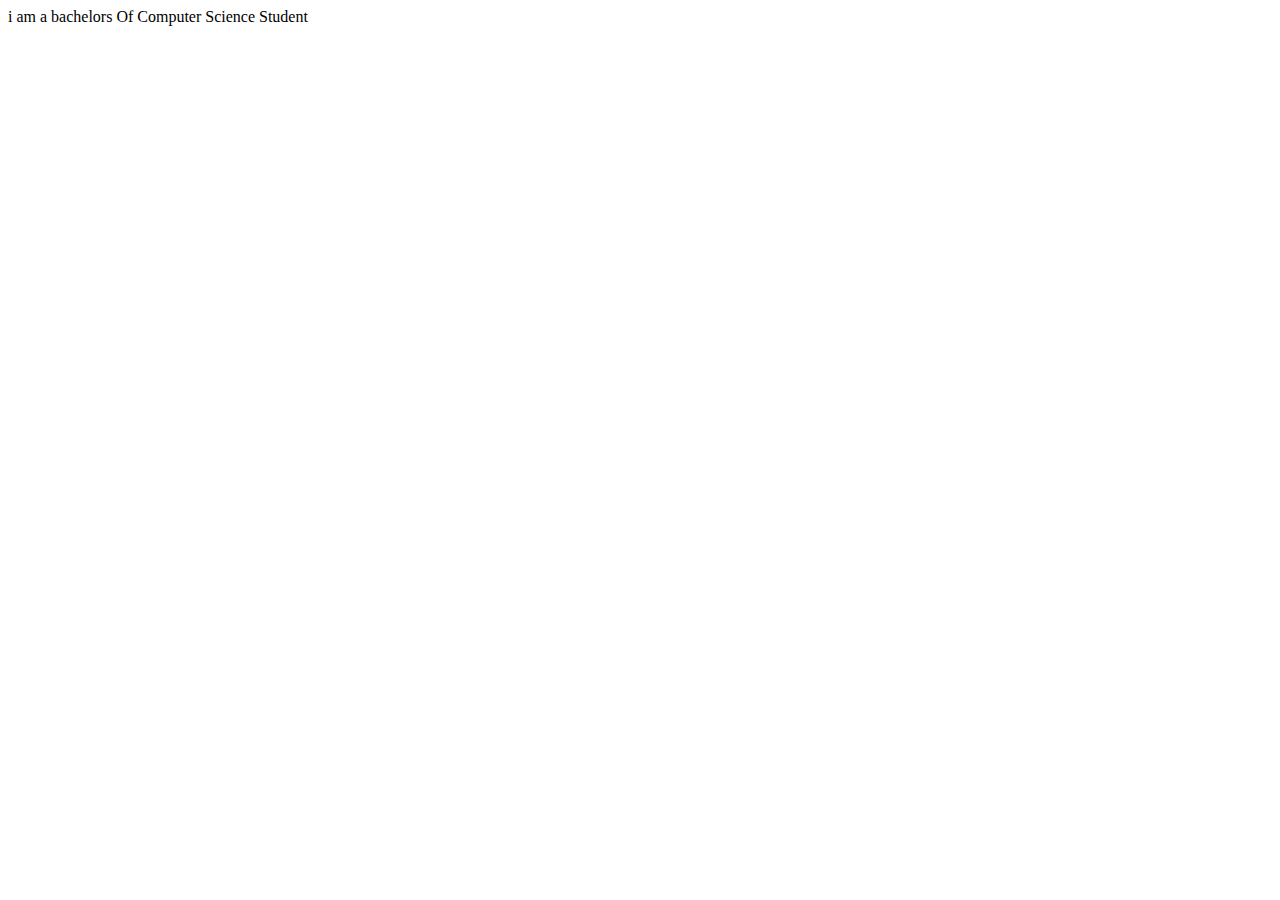
<file: index.html>
<!DOCTYPE html>
<html lang="en">
<head>
    <meta charset="UTF-8">
    <meta http-equiv="X-UA-Compatible" content="IE=edge">
    <meta name="viewport" content="width=device-width, initial-scale=1.0">
    <title> iqqu ji
    </title>
</head>
<body>
    i am a bachelors Of Computer Science Student 
</body>
</html>
</file>
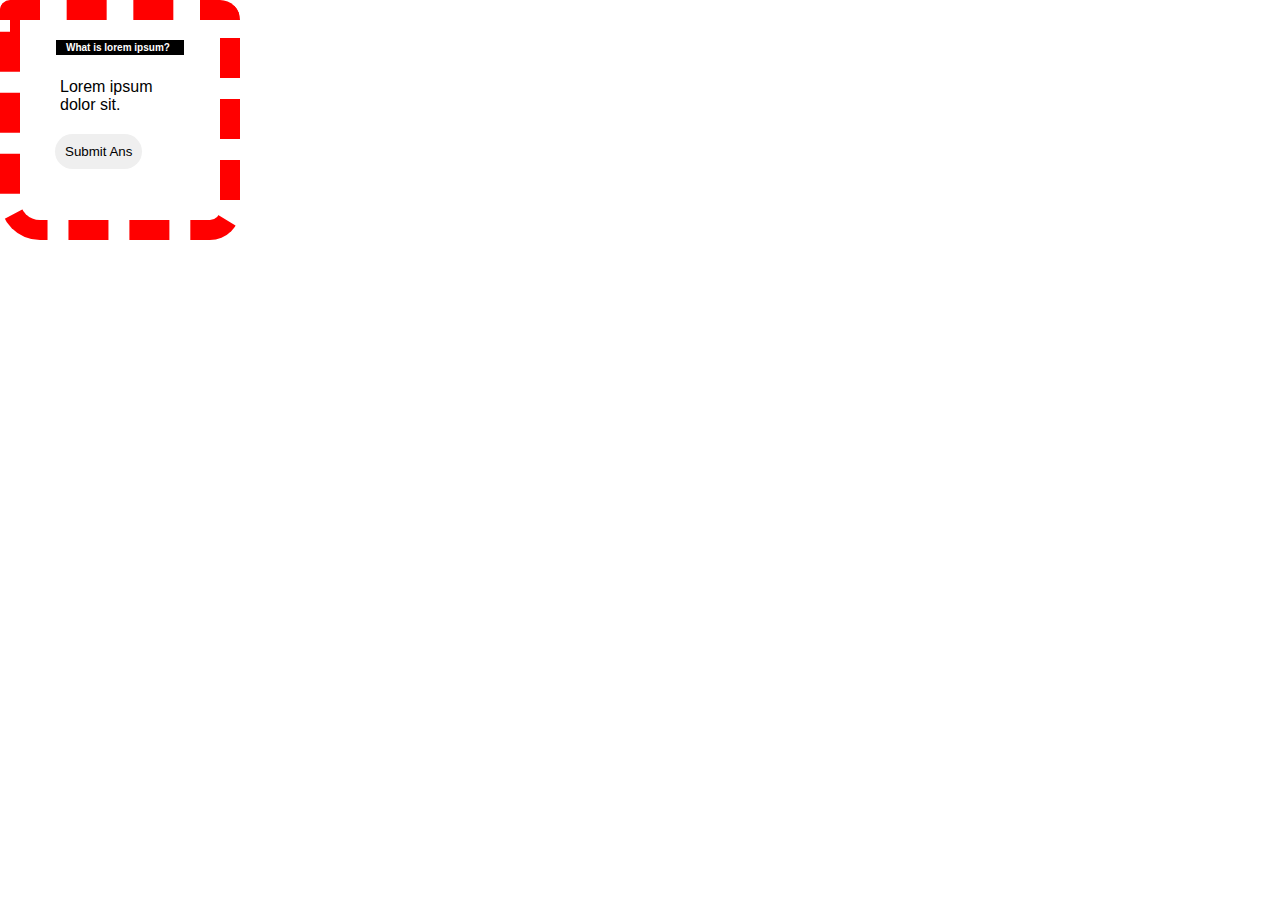
<file: Basic CSS/index.html>
<!DOCTYPE html>
<html lang="en">
<head>
    <meta charset="UTF-8">
    <meta http-equiv="X-UA-Compatible" content="IE=edge">
    <meta name="viewport" content="width=device-width, initial-scale=1.0">
    <title>Basic Of Css</title>
    <link rel="stylesheet" href="style.css">
</head>
<body>
    <div class="box1">
        <h1 class="head">What is lorem ipsum?</h1>
        <p class="para">Lorem ipsum dolor sit.</p>
        <button>Submit Ans</button>
    </div>
</body>
</html>
</file>
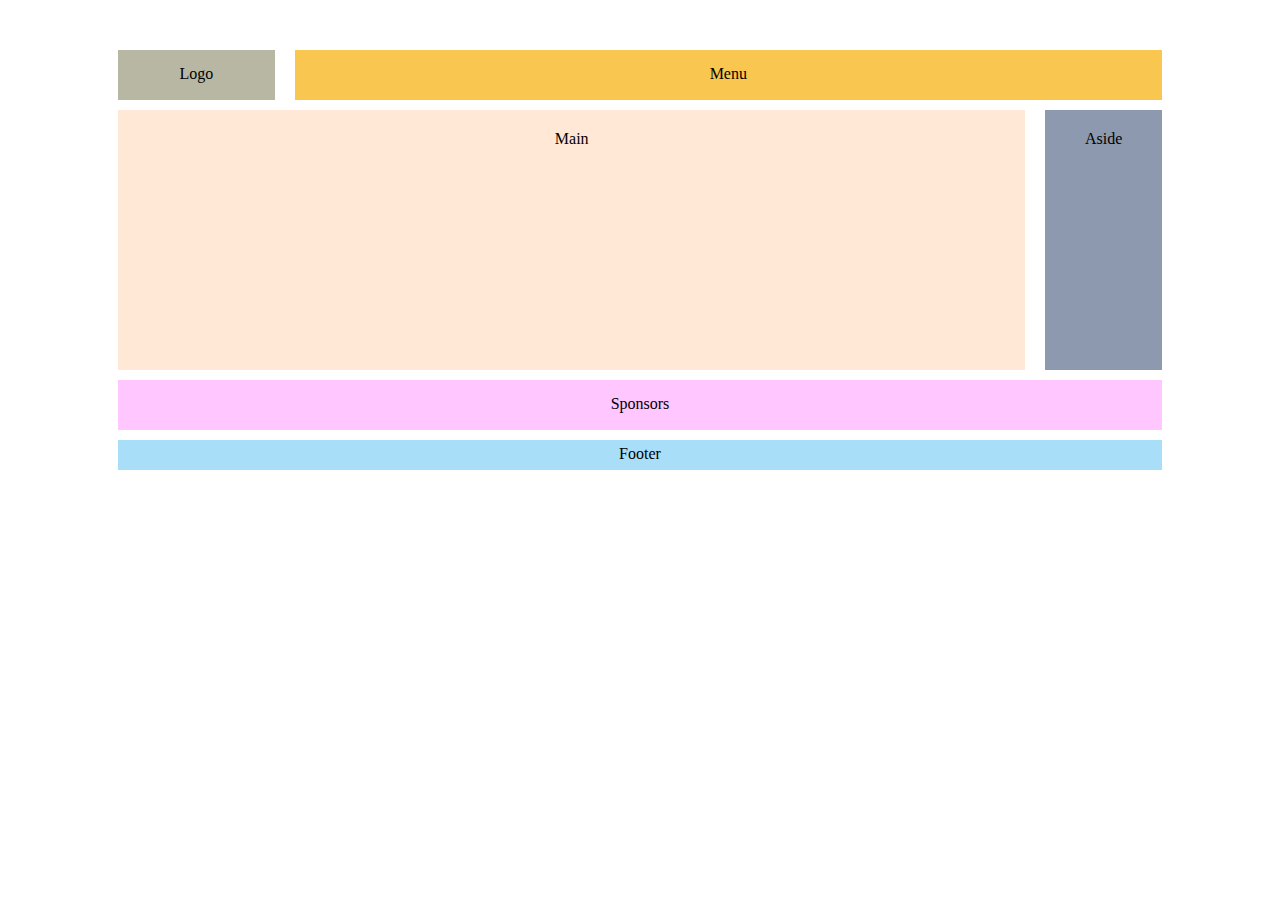
<file: Grid assignment/index.html>
<!DOCTYPE html>
<html lang="en">
<head>
    <meta charset="UTF-8">
    <meta http-equiv="X-UA-Compatible" content="IE=edge">
    <meta name="viewport" content="width=device-width, initial-scale=1.0">
    <title>Grid Layout</title>
    <link rel="stylesheet" href="style.css">
</head>
<body>
    <div class="container">
            <div class="items item1">Logo</div>
            <div class="items item2">Menu</div>
            <div class="items item3">Main</div>
            <div class="items item4">Aside</div>
            <div class="items item5">Sponsors</div>
            <div class="items item6">Footer</div>
</body>
</html>
</file>
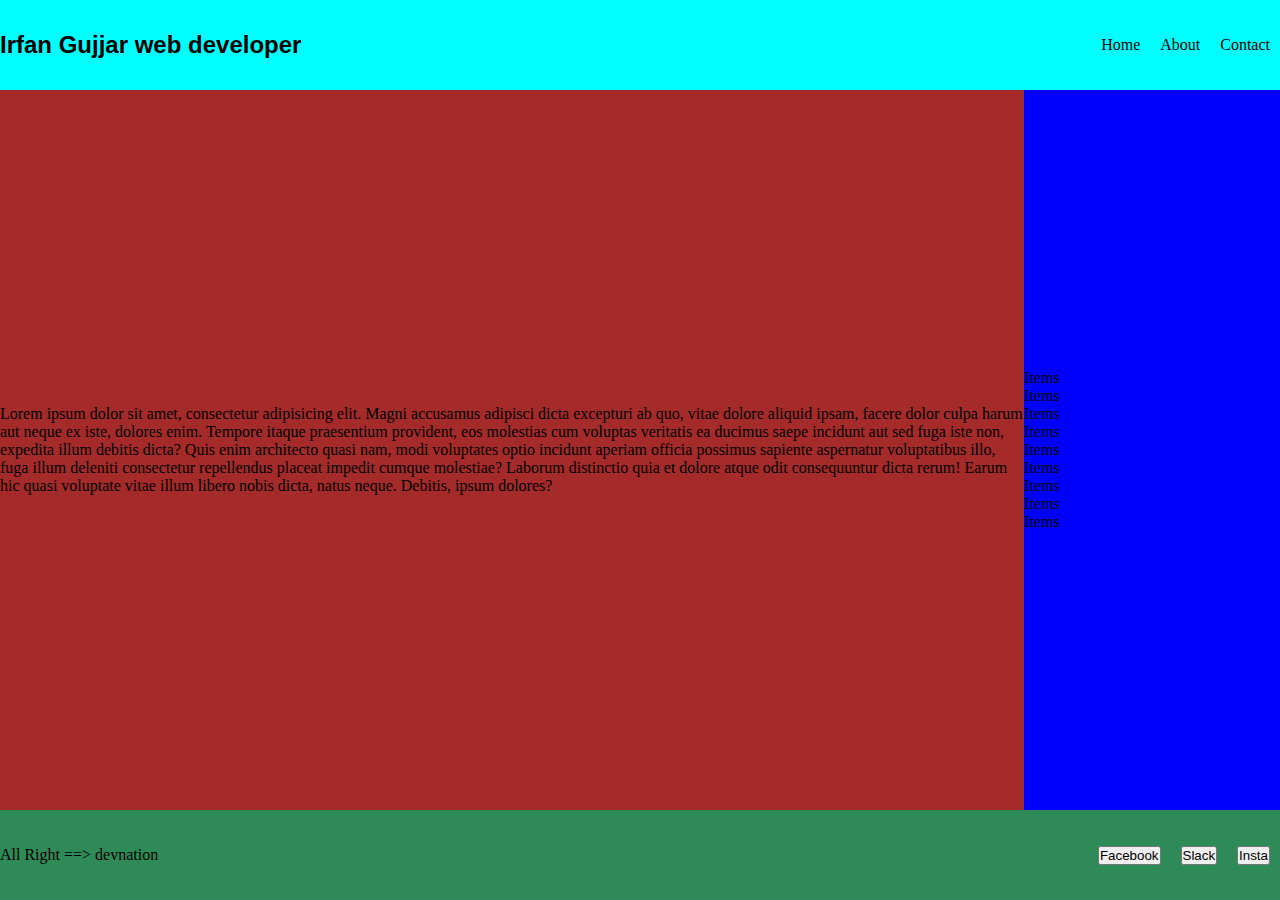
<file: Media Query assignment/index.html>
<!DOCTYPE html>
<html lang="en">
<head>
    <meta charset="UTF-8">
    <meta http-equiv="X-UA-Compatible" content="IE=edge">
    <meta name="viewport" content="width=device-width, initial-scale=1.0">
    <title>Media Querey</title>
    <link rel="stylesheet" href="style.css">
</head>
<body>

    <!-- navbar -->
    <Header>
        <nav>
            <div class="logo">
                Irfan Gujjar web developer
            </div>
            <div class="menu">
                <ul>
                    <li>Home</li>
                    <li>About</li>
                    <li>Contact</li>
                </ul>
            </div>
        </nav>
        <!-- main container -->
    </Header>
    <section>
        <div class="main-content">
            Lorem ipsum dolor sit amet, consectetur adipisicing elit. Magni accusamus adipisci dicta excepturi ab quo, vitae dolore aliquid ipsam, facere dolor culpa harum aut neque ex iste, dolores enim. Tempore itaque praesentium provident, eos molestias cum voluptas veritatis ea ducimus saepe incidunt aut sed fuga iste non, expedita illum debitis dicta? Quis enim architecto quasi nam, modi voluptates optio incidunt aperiam officia possimus sapiente aspernatur voluptatibus illo, fuga illum deleniti consectetur repellendus placeat impedit cumque molestiae? Laborum distinctio quia et dolore atque odit consequuntur dicta rerum! Earum hic quasi voluptate vitae illum libero nobis dicta, natus neque. Debitis, ipsum dolores?
        </div>
        <!-- side-bar -->
        <div class="side-bar">
            <ul>
                <li>Items</li>
                <li>Items</li>
                <li>Items</li>
                <li>Items</li>
                <li>Items</li>
                <li>Items</li>
                <li>Items</li>
                <li>Items</li>
                <li>Items</li>
            </ul>
        </div>
    </section>
    <footer>
     <div class="footer">
         <div>All Right ==> devnation</div>
         <div>
             <ul>
                 <li><button>Facebook</button></li>
                 <li><button>Slack</button></li>
                 <li><button>Insta</button></li>
             </ul>
         </div>
     </div>
    </footer>
</body>
</html>
</file>
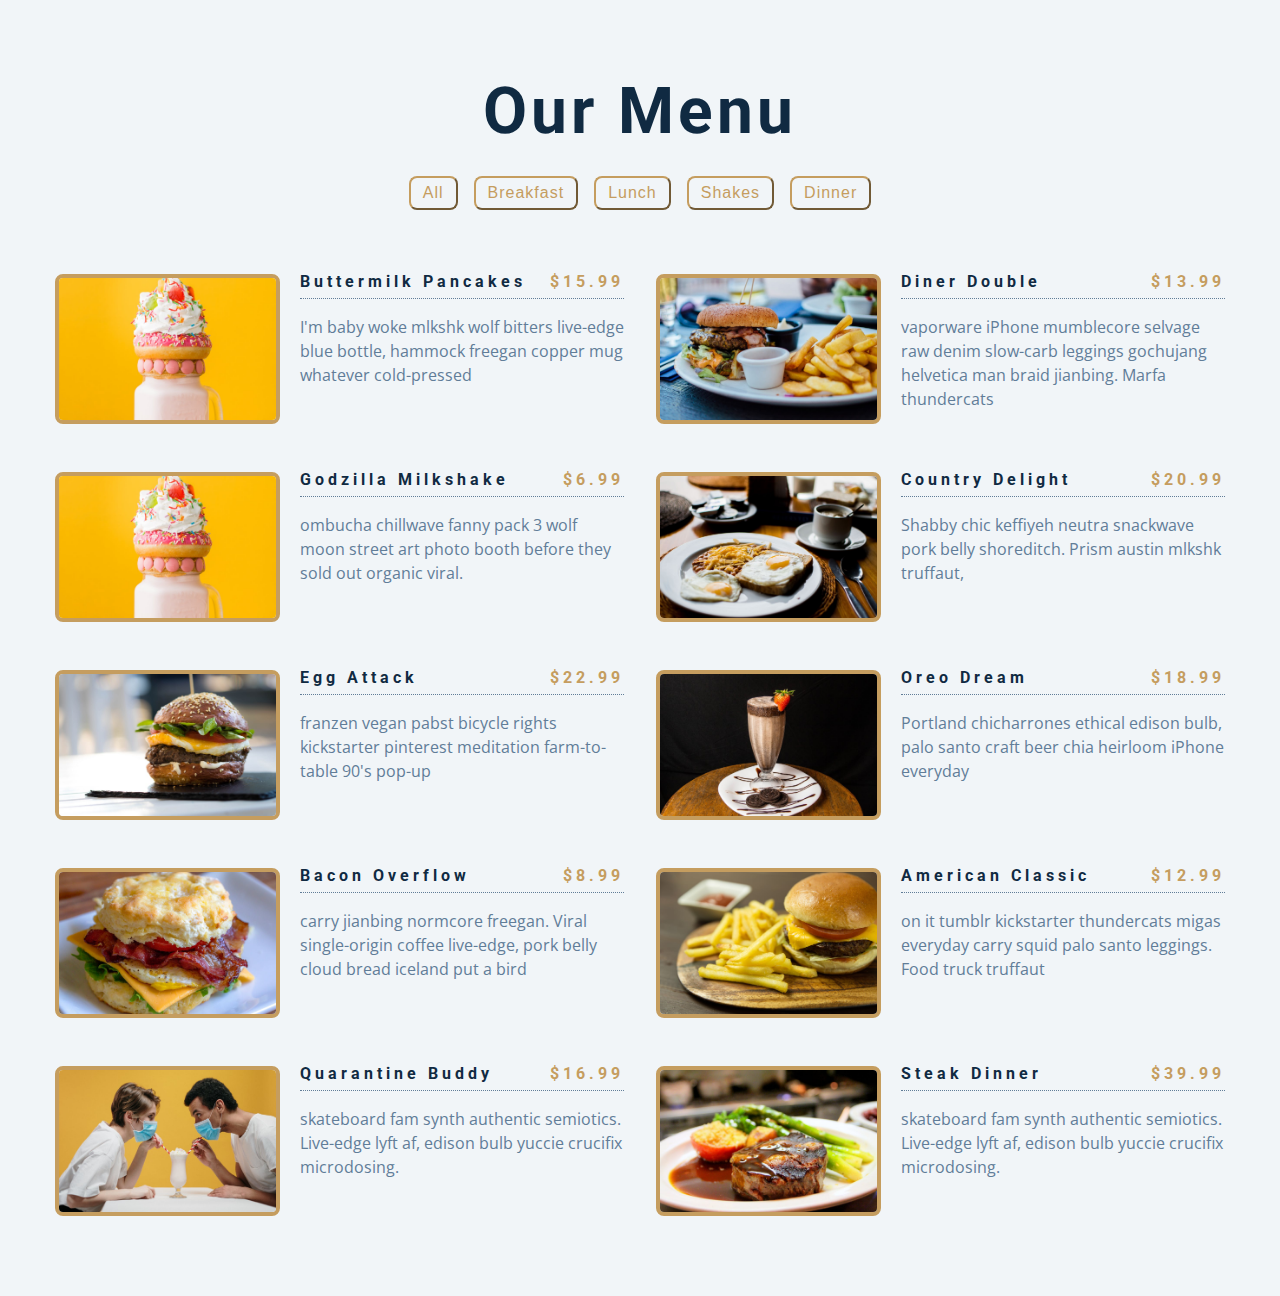
<file: menu items assignment/index.html>
<!DOCTYPE html>
<html lang="en">
<head>
    <meta charset="UTF-8">
    <meta http-equiv="X-UA-Compatible" content="IE=edge">
    <meta name="viewport" content="width=device-width, initial-scale=1.0">
    <title>Document</title>
    <link rel="stylesheet" href="style.css">
</head>
<body>
    <section class="menu">
        <div class="title">
            <h1>Our Menu</h1>
        </div>

        <!-- filter button -->

        <div class="btn-container">
         <button class="filter-btn" type="button" data-id="all">all</button>
         <button class="filter-btn" type="button" data-id="all">Dinner</button>
         <button class="filter-btn" type="button" data-id="all">breakfast</button>
         <button class="filter-btn" type="button" data-id="all">Shakes</button>
        </div>

        <!-- menu items -->

        <div class="section-center">
            <!-- <article class="menu-item">
                <img src="./img/godzila.jpeg" alt="" class="photo">                
                <div class="item-info">
                    <header>
                        <h4>buttermilk pancakes</h4>
                        <h4 class="price">$15</h4>                        
                    </header>
                    <p class="item-text">
                        Lorem ipsum dolor sit amet consectetur adipisicing elit. Cumque
                        quidem nihil exercitationem fugiat facilis distinctio nulla aut
                        voluptas deleniti? Laboriosam!
                      </p>
                </div>
            </article> -->
        </div>
    </section>
    <script src="./main.js"></script>
</body>
</html>
</file>
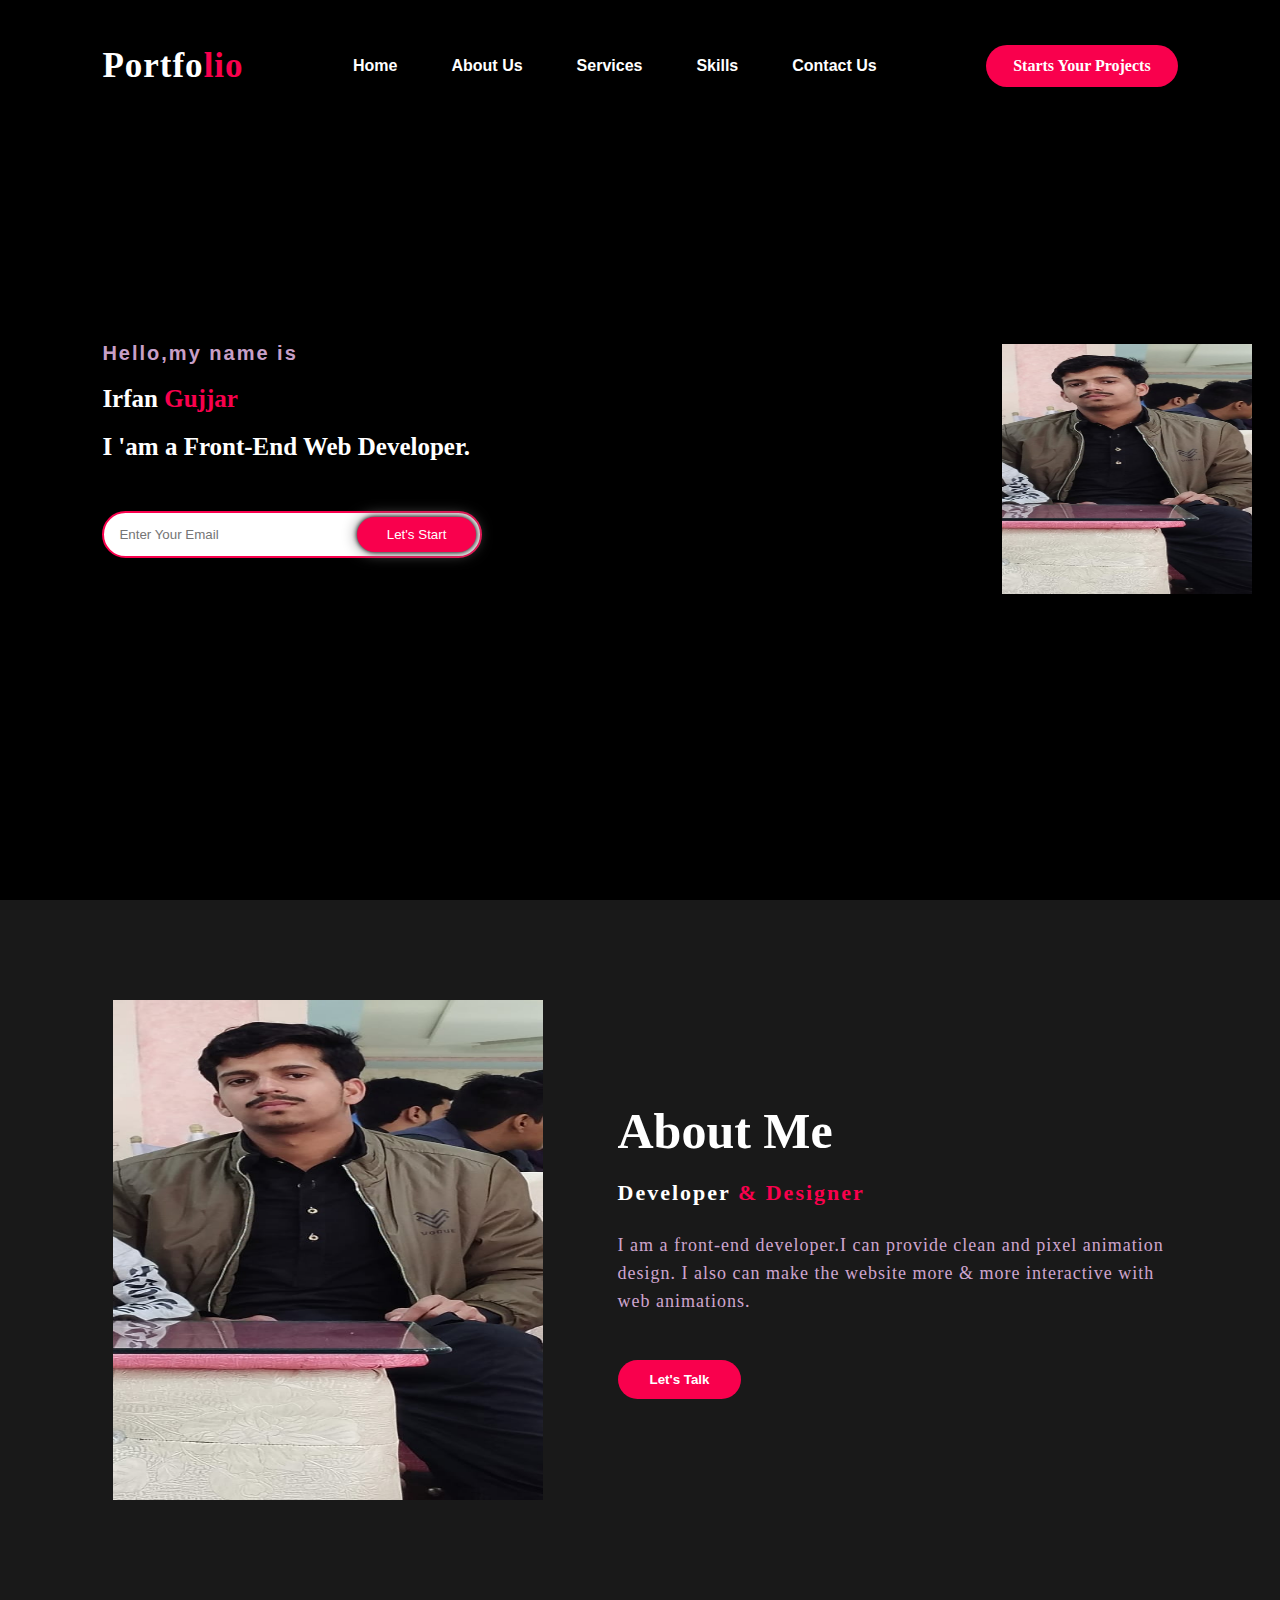
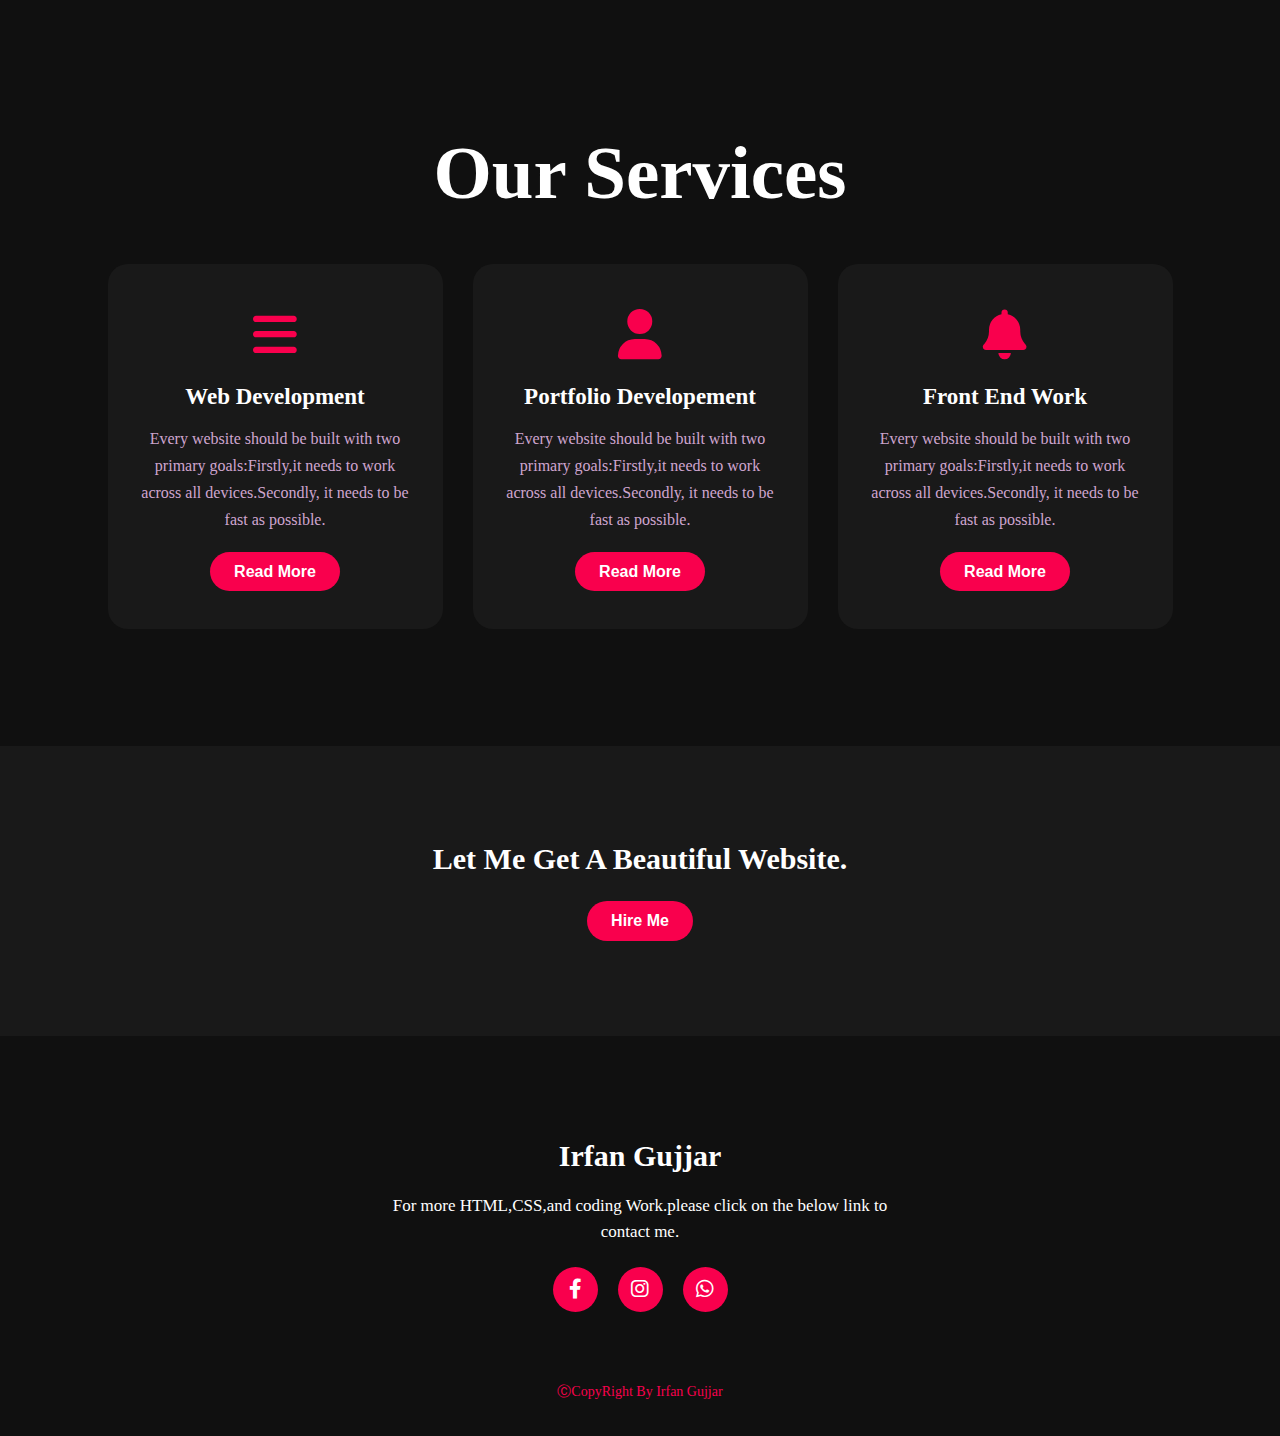
<file: My portfolio/index.html>
<!DOCTYPE html>
<html lang="en">
<head>
    <meta charset="UTF-8">
    <meta http-equiv="X-UA-Compatible" content="IE=edge">
    <meta name="viewport" content="width=device-width, initial-scale=1.0">
    <title>Document</title>
    <link rel="stylesheet" href="main.css">
    <link rel="preconnect" href="https://fonts.googleapis.com">
<link rel="preconnect" href="https://fonts.gstatic.com" crossorigin>
<link href="https://fonts.googleapis.com/css2?family=Dongle&family=Raleway:ital,wght@1,600&display=swap" rel="stylesheet">
    <link rel="stylesheet" href="https://cdnjs.cloudflare.com/ajax/libs/font-awesome/6.0.0/css/all.min.css" integrity="sha512-9usAa10IRO0HhonpyAIVpjrylPvoDwiPUiKdWk5t3PyolY1cOd4DSE0Ga+ri4AuTroPR5aQvXU9xC6qOPnzFeg==" crossorigin="anonymous" referrerpolicy="no-referrer" />
</head>
<body>
    <!-- hero section -->
    <div class="hero">
        <nav>
            <h2 class="logo">Portfo<span>lio</span></h2>
            <ul>
                <li><a href="#">Home</a></li>
                <li><a href="#">About Us</a></li>
                <li><a href="#">Services</a></li>
                <li><a href="#">Skills</a></li>
                <li><a href="#">Contact Us</a></li>
            </ul>
            <a href="" class="btn">Starts Your Projects</a>
        </nav>     
        <div class="content">
            <h4>Hello,my name is</h4>
            <h1>Irfan <span>Gujjar</span></h1>
            <h3>I 'am a  Front-End Web Developer.</h3>
            <div class="newsletter">
                <form action="">
                <input type="email" name="email" id="mail" placeholder="Enter Your Email">
                <input type="submit" value="Let's Start">
            </form>
            </div>
            <div class="ims">
                <img src="./img/gujjar.jpg.jpg" alt="" srcset="" width="250px" height="250px">
            </div>
        </div>
    </div>

    <!-- about section -->
    <section class="about">
        <div class="main">
            <img src="./img/gujjar.jpg.jpg" alt="" srcset="">
            <div class="about-text">
                <h2>About Me</h2>
                <h5>Developer <span>& Designer</span></h5>
                <p>I am a front-end developer.I can provide clean and pixel animation design. I also can make the website more & more interactive with web animations.  </p>
                <button type="button">Let's Talk</button>
            </div>
        </div>
    </section>

    <!-- Services section -->
    <div class="service">
        <div class="title">
            <h2>Our Services</h2>
        </div>
        <div class="box">
            <div class="cart">
                <i class="fas fa-bars"></i>
                <h5>Web Development</h5>
                <div class="pra">
                    <p>Every website should be built with two primary goals:Firstly,it needs to work across all devices.Secondly, it needs to be fast as possible.</p>
                    <p style="text-align: center;">
                        <a class="button" href="">Read More</a>
                    </p>
                </div>
            </div>
            <div class="cart">
                <i class="fas fa-user"></i>
                <h5>Portfolio Developement</h5>
                <div class="pra">
                    <p>Every website should be built with two primary goals:Firstly,it needs to work across all devices.Secondly, it needs to be fast as possible.</p>
                    <p style="text-align: center;">
                        <a class="button" href="">Read More</a>
                    </p>
                </div>
            </div>
            <div class="cart">
                <i class="fas fa-bell"></i>
                <h5>Front End Work</h5>
                <div class="pra">
                    <p>Every website should be built with two primary goals:Firstly,it needs to work across all devices.Secondly, it needs to be fast as possible.</p>
                    <p style="text-align: center;">
                        <a class="button" href="">Read More</a>
                    </p>
                </div>
            </div>
        </div>
    </div>
    <!-- contact me -->
    <div class="contact-me">
        <p>Let Me Get A Beautiful Website.</p>
        <a class="button-two" href="">Hire Me</a>
    </div>

    <!-- footer section -->
    <footer>
        <p>Irfan Gujjar</p>
        <p>For more HTML,CSS,and coding Work.please click on the below link to contact me.</p>
        <div class="social">
            <a href=""><i class="fab fa-facebook-f"></i></a>
            <a href=""><i class="fab fa-instagram"></i></a>
            <a href=""><i class="fab fa-whatsapp"></i></a>
        </div>
        <p class="end">ⒸCopyRight By Irfan Gujjar</p>
    </footer>
</body>
</html>
</file>
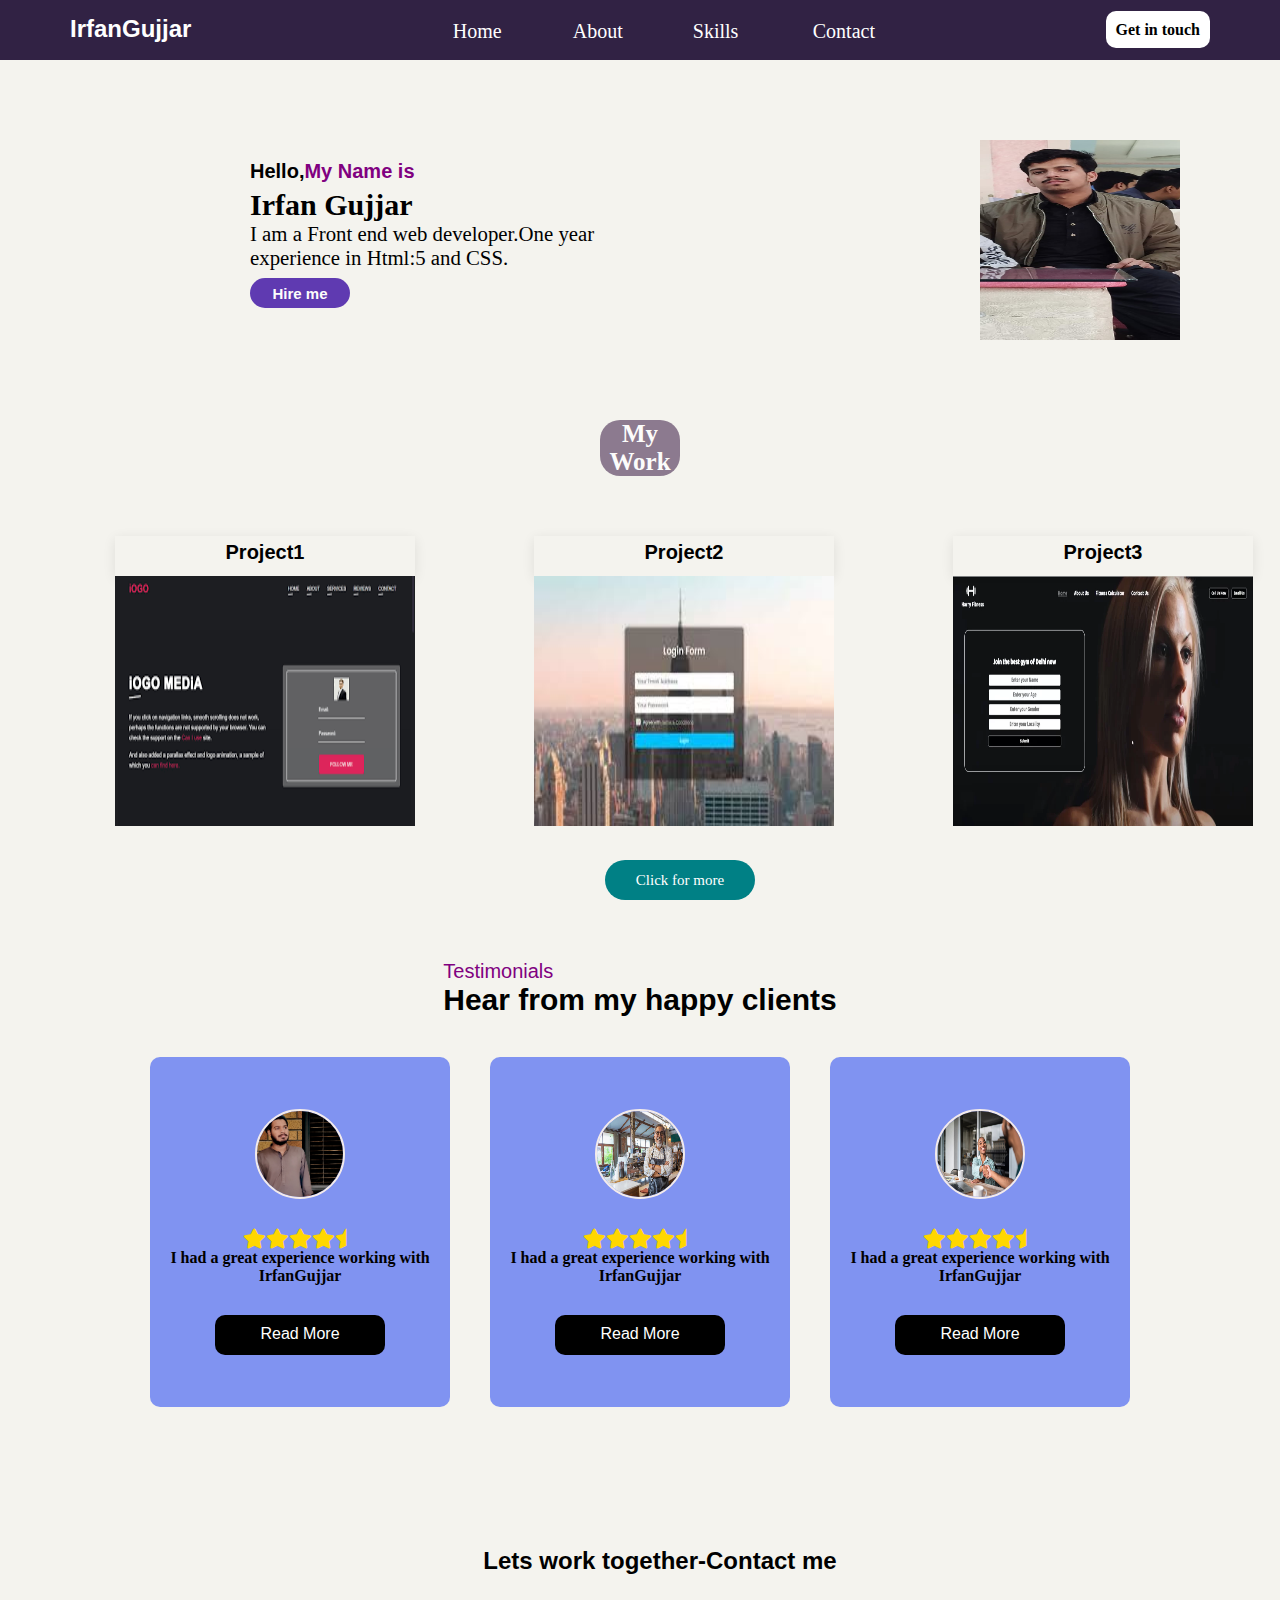
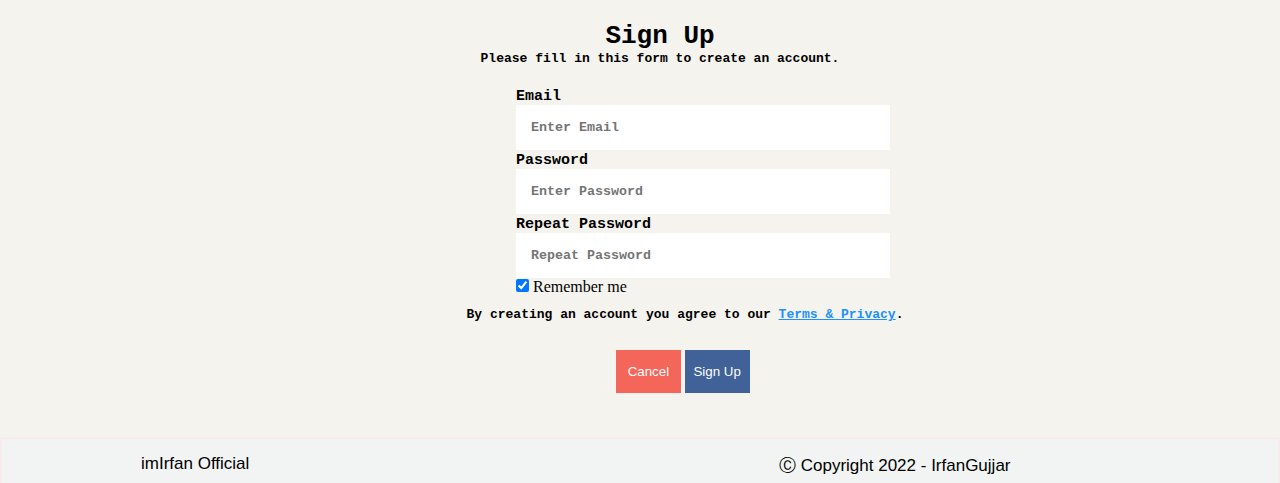
<file: portfolio assignment/index.html>
<!DOCTYPE html>
<html lang="en">
<head>
    <meta charset="UTF-8">
    <meta http-equiv="X-UA-Compatible" content="IE=edge">
    <meta name="viewport" content="width=device-width, initial-scale=1.0">
    <title>Portfolio Project</title>
    <link href="https://cdnjs.cloudflare.com/ajax/libs/font-awesome/5.13.0/css/all.min.css" rel="stylesheet">
    <link rel="stylesheet" href="https://cdnjs.cloudflare.com/ajax/libs/font-awesome/4.7.0/css/font-awesome.min.css" integrity="sha256-eZrrJcwDc/3uDhsdt61sL2oOBY362qM3lon1gyExkL0=" crossorigin="anonymous" />
    <link rel="stylesheet" href="style.css">
</head>
<body>
    <!-- Navbar Section -->
    <div class="navbar">
        <div class="logo">IrfanGujjar</div>
        <div class="menu">
            <ul>
                <li>Home</li>
                <li>About</li>
                <li>Skills</li>
                <li>Contact</li>
            </ul>
        </div>
        <div class="navs-btn">
            <a href="#" class="get-in-touch">Get in touch</a>
        </div>
    </div>
    <!-- my introduction -->
    <div class="intro">
        <div class="head">
            <h4>Hello,<span>My Name is</span></h4>
            <h2>Irfan Gujjar</h2>
        </div>
        <div class="para">
            <p>I am a Front end web developer.One year experience in Html:5 and CSS.</p>
        </div>
        <div class="buttons2">
           <input type="submit" value="Hire me">
        </div>
        <div class="img">
            <img src="./images/gujjar.jpg.jpg" alt="" width="200px" height="200px">
        </div>
    </div>

   
    <!-- my project section -->
    <div class="projects">
        <div class="heads">
            <h2 class="hed">My Work</h2>
        </div>
        <div class="project">
            <h3>Project1</h3>
            <div class="imgs">
              <img src="./images/cc2.jpg" alt="" width="300px" height="250px">
            </div>
        </div>
        <div class="project">
            <h3>Project2</h3>
            <div class="imgs">
             <img src="./images/bb1.jpg" alt="" width="300px" height="250px">
            </div>
        </div>
        <div class="project">
            <h3>Project3</h3>
            <div class="imgs">
             <img src="./images/ss.jpg" alt="" width="300px" height="250px">
            </div> 
        </div>
    </div>
    <div class="navbar-btn">
        <input type="Submit" value="Click for more" name="" class="nav-btns">
    </div>

    <!-- clients rewievs -->
    <section id="clients">
        <div class="skill-heading">
            <span>Testimonials</span>
            <h3>Hear from my happy clients</h3>
          </div>
          <!-- Reviews -->
          <div class="c-box-container">
            <!-- Testimonial # 1 -->
            <div class="client-box">
              <img src="./images/matten.jpg" alt="testimonial_one" />
              <div class="star">
                <i class="fas fa-star"></i>
                <i class="fas fa-star"></i>
                <i class="fas fa-star"></i>
                <i class="fas fa-star"></i>
                <i class="fas fa-star-half"></i>
              </div>
              <p>I had a great experience working with IrfanGujjar</p>
              <a href="#">Read More</a>
            </div>
            <!-- Testimonial # 2 -->
            <div class="client-box">
              <img src="./images/clients.jpg" alt="testimonial_one" />
              <div class="star">
                <i class="fas fa-star"></i>
                <i class="fas fa-star"></i>
                <i class="fas fa-star"></i>
                <i class="fas fa-star"></i>
                <i class="fas fa-star-half"></i>
              </div>
              <p>I had a great experience working with IrfanGujjar</p>
              <a href="#">Read More</a>
            </div>
            <!-- Testimonial # 3 -->
            <div class="client-box">
              <img src="./images/clients2.jpg" alt="testimonial_one" />
              <div class="star">
                <i class="fas fa-star"></i>
                <i class="fas fa-star"></i>
                <i class="fas fa-star"></i>
                <i class="fas fa-star"></i>
                <i class="fas fa-star-half"></i>
              </div>
              <p>I had a great experience working with IrfanGujjar</p>
              <a href="#">Read More</a>
            </div>
          </div>    
    </section>

    <!-- contact section -->
    
    <form action="">
      <h1 class="content">Lets work together-Contact me</h1>
        <div class="container">
          <h1>Sign Up</h1>
          <p class="paragraph">Please fill in this form to create an account.</p>
          
          <label for="email"><b>Email</b></label>
          <input type="text" placeholder="Enter Email" name="email" required>
      
          <label for="psw"><b>Password</b></label>
          <input type="password" placeholder="Enter Password" name="psw" required>
      
          <label for="psw-repeat"><b>Repeat Password</b></label>
          <input type="password" placeholder="Repeat Password" name="psw-repeat" required>
      
          <label>
            <input type="checkbox" checked="checked" name="remember" style="margin-bottom:15px"> Remember me
          </label>
      
          <p class="paragraph4">By creating an account you agree to our <a href="#" style="color:dodgerblue">Terms & Privacy</a>.</p>
      
          <div class="clearfix">
            <button type="button" class="cancelbtn">Cancel</button>
            <button type="submit" class="signupbtn">Sign Up</button>
          </div>
        </div>
      </form>

        <!-- footer section -->
        <Footer>
          <p>imIrfan Official</p>
          <p>  Ⓒ Copyright 2022 - IrfanGujjar</p>
        </Footer>
</body>
</html>
</file>
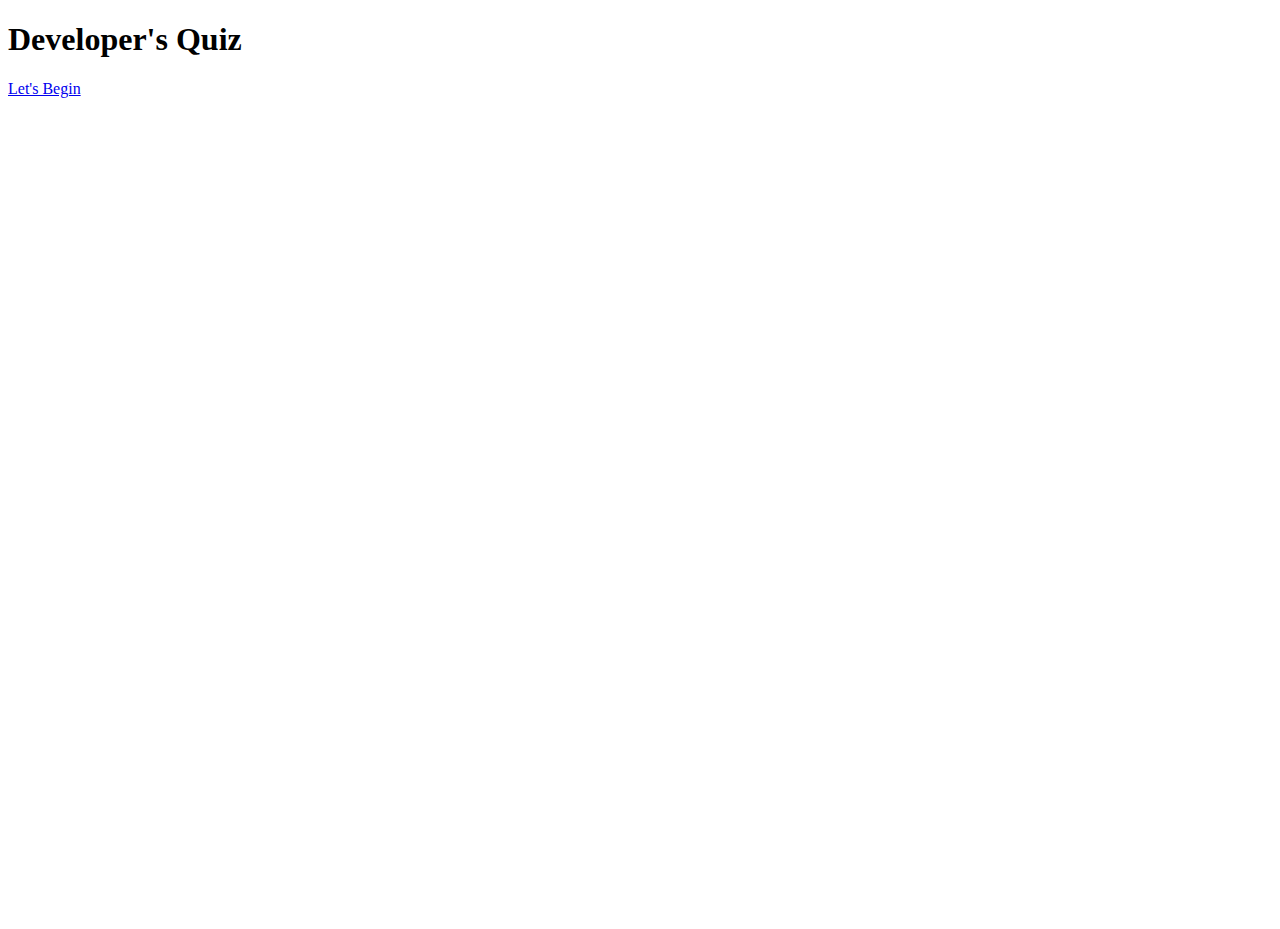
<file: Quiz app/index.html>
<!doctype html>
<html lang="en">
  <head>
    <!-- Required meta tags -->
    <meta charset="utf-8">
    <meta name="viewport" content="width=device-width, initial-scale=1">

    <!-- Bootstrap CSS -->
    <link href="https://cdn.jsdelivr.net/npm/bootstrap@5.0.2/dist/css/bootstrap.min.css" rel="stylesheet" integrity="sha384-EVSTQN3/azprG1Anm3QDgpJLIm9Nao0Yz1ztcQTwFspd3yD65VohhpuuCOmLASjC" crossorigin="anonymous">

    <title>Quiz App</title>
  </head>
  <body>
      <div class="container">
          <div class="row row justify-content-center align-items-center" style="height: 100vh;">
              <div>
                <h1 class="display-3 display-1 text-center">
                    Developer's Quiz
                  </h1>
                  <div class="d-flex justify-content-center mt-4">
                  <a href="./index1.html" class="btn btn-info text-light">Let's Begin</a>
                  </div>
              </div>
      </div>   
    <script src="https://cdn.jsdelivr.net/npm/@popperjs/core@2.9.2/dist/umd/popper.min.js" integrity="sha384-IQsoLXl5PILFhosVNubq5LC7Qb9DXgDA9i+tQ8Zj3iwWAwPtgFTxbJ8NT4GN1R8p" crossorigin="anonymous"></script>
    <script src="https://cdn.jsdelivr.net/npm/bootstrap@5.0.2/dist/js/bootstrap.min.js" integrity="sha384-cVKIPhGWiC2Al4u+LWgxfKTRIcfu0JTxR+EQDz/bgldoEyl4H0zUF0QKbrJ0EcQF" crossorigin="anonymous"></script>
  </body>
</html>
</file>
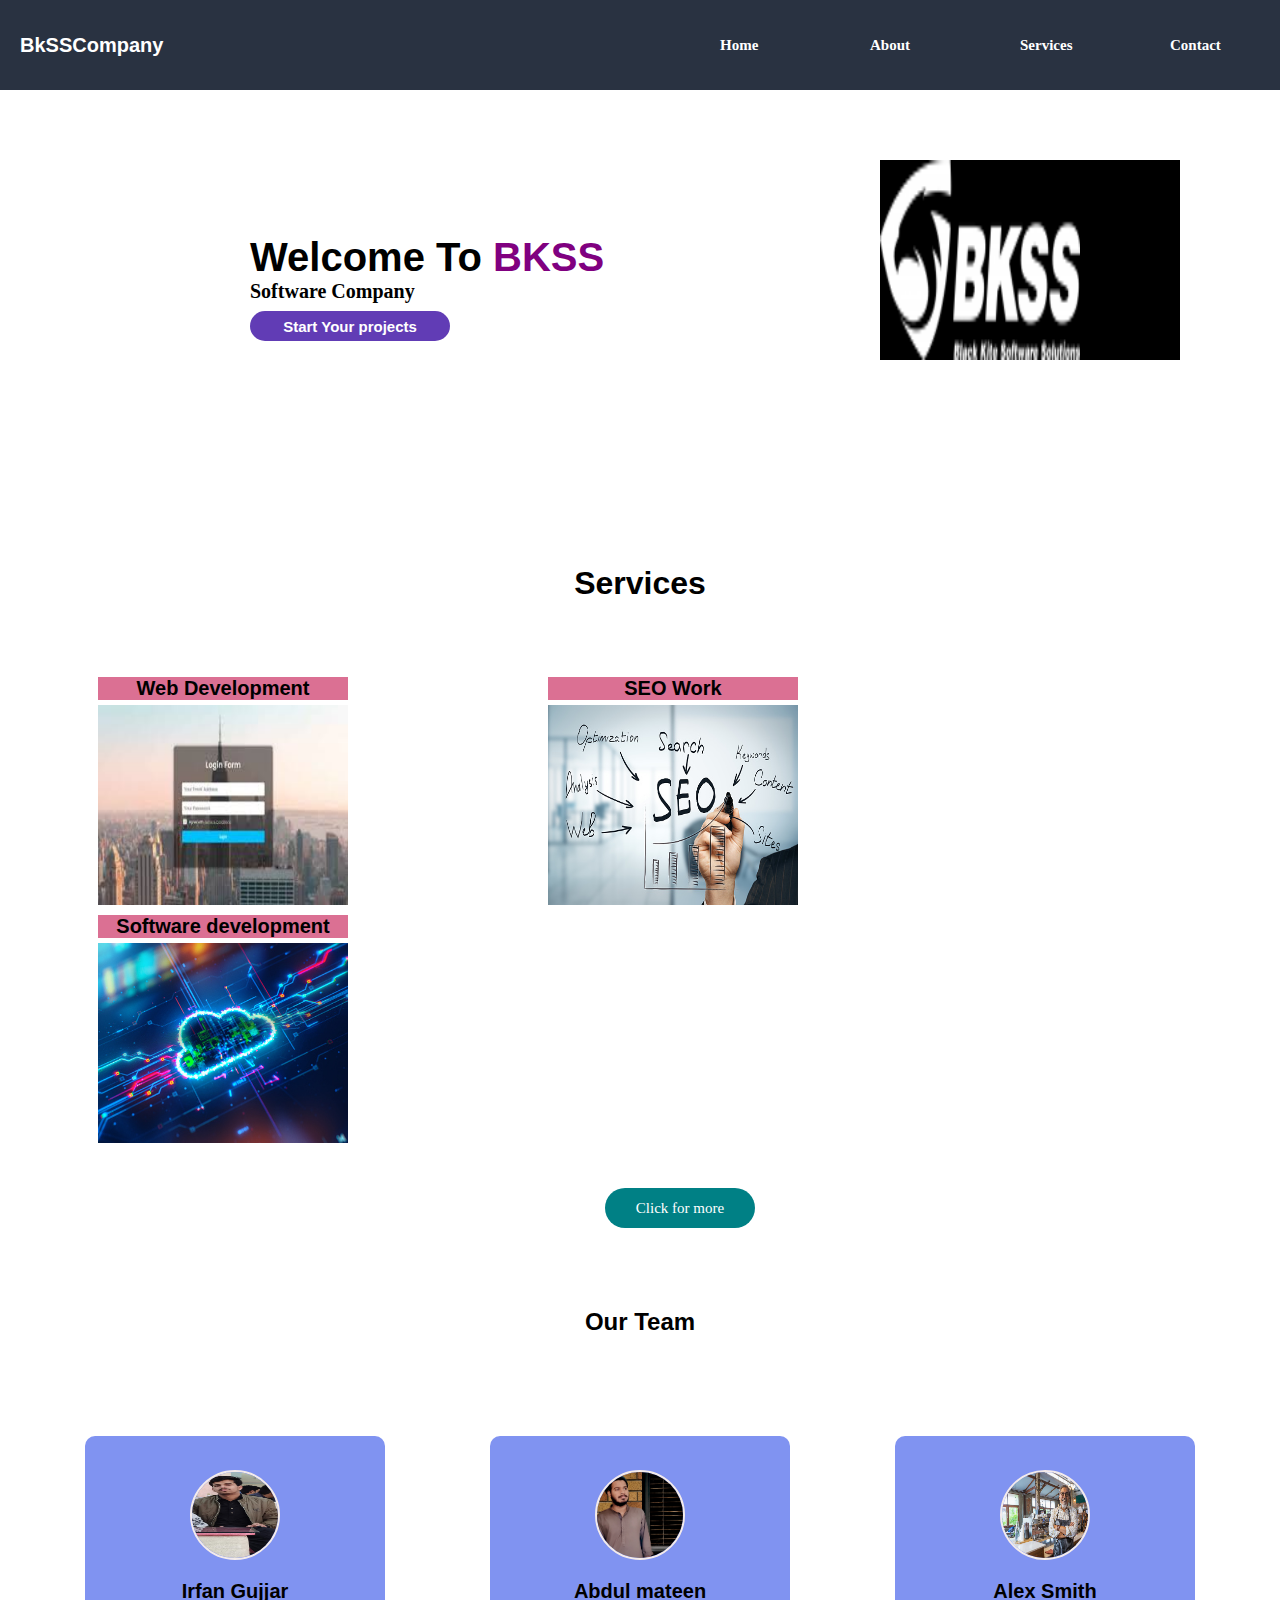
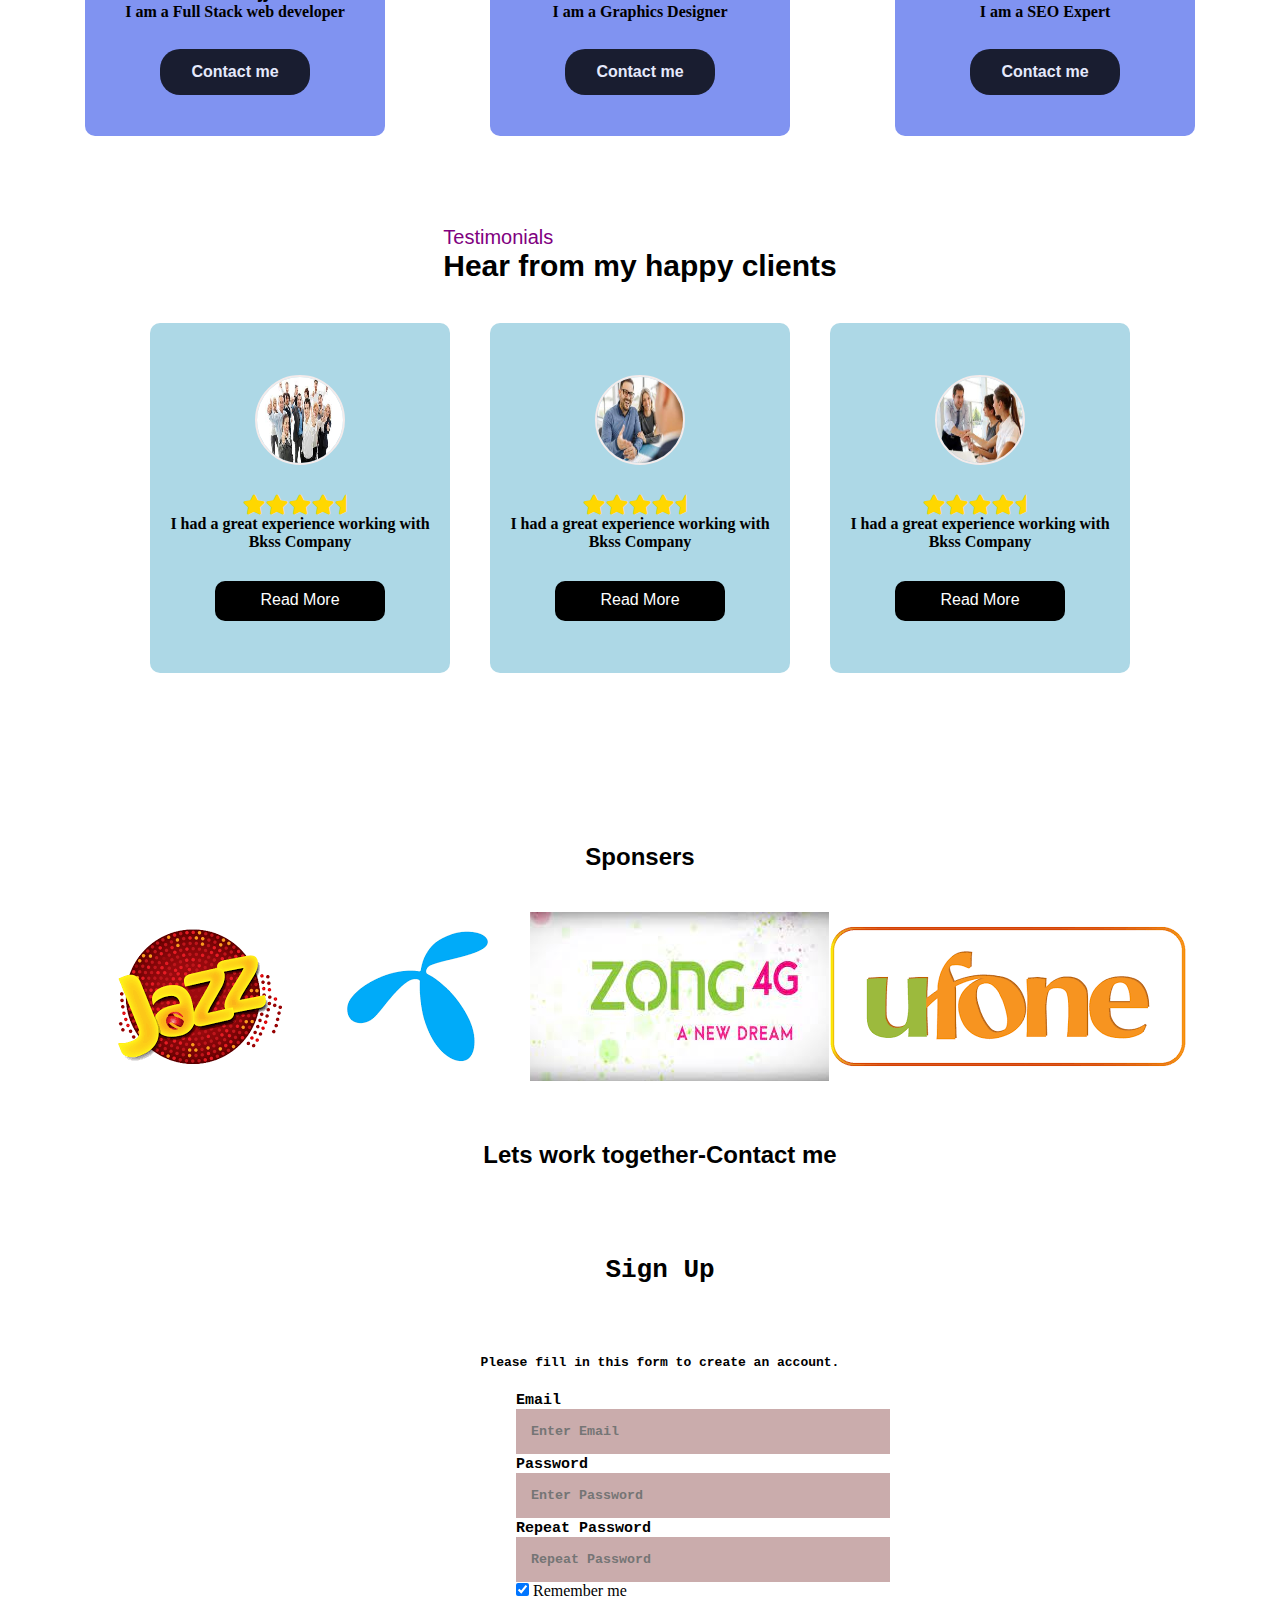
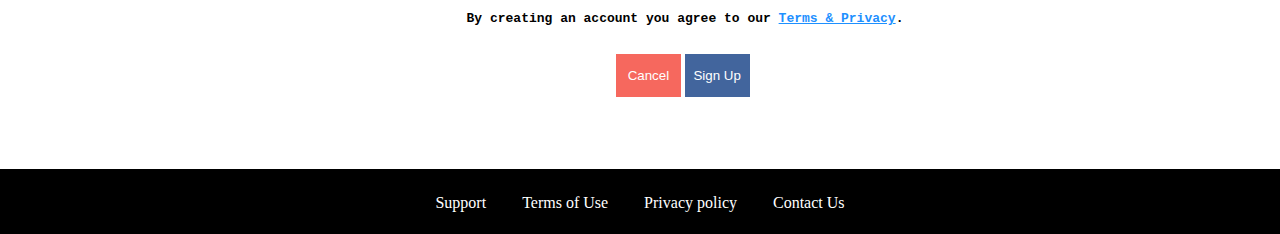
<file: Tec Comapny website assignment class task/index.html>
<!DOCTYPE html>
<html lang="en">
<head>
    <meta charset="UTF-8">
    <meta http-equiv="X-UA-Compatible" content="IE=edge">
    <meta name="viewport" content="width=device-width, initial-scale=1.0">
    <title>Tec Company</title>
    <link href="https://cdnjs.cloudflare.com/ajax/libs/font-awesome/5.13.0/css/all.min.css" rel="stylesheet">
    <link rel="stylesheet" href="https://cdnjs.cloudflare.com/ajax/libs/font-awesome/4.7.0/css/font-awesome.min.css" integrity="sha256-eZrrJcwDc/3uDhsdt61sL2oOBY362qM3lon1gyExkL0=" crossorigin="anonymous" />
    <link rel="stylesheet" href="style.css">
</head>
<body>
    <!-- navbar -->
    <div class="navbar">
        <div class="logo">
            BkSSCompany
        </div>
        <div class="menu">
            <ul>
                <li>Home</li>
                <li>About</li>
                <li>Services</li>
                <li>Contact</li>
            </ul>
        </div>
    </div>

    <!-- information section -->

    <div class="intro">
        <div class="head">
           <h5 class="heading1">Welcome To <span>BKSS</span></h5>
           <h3 class="h3">Software Company</h3>
        </div>
        <div class="buttons2">
           <input type="submit" value="Start Your projects">
        </div>
        <div class="imging">
            <img src="./images/logo.jpg" alt="" width="200px" height="200px">
        </div>
    </div>

    <!-- service section -->

    <div class="services">
        <h1>Services</h1>
        <div class="service1">
            <h3>Web Development</h3>
            <img src="./images/bb1.jpg" alt="" srcset="" width="250px" height="200px">
        </div>
        <div class="service1">
            <h3>SEO Work</h3>
            <img src="./images/ee.jpg" alt="" srcset="" width="250px" height="200px">
        </div>
        <div class="service1">
            <h3>Software development</h3>
            <img src="./images/gg.jpg" alt="" srcset="" width="250px" height="200px">
        </div>
        <div class="navbar-btn">
            <input type="Submit" value="Click for more" name="" class="nav-btns">
        </div>
    </div>

    <!-- out team -->

    <section>
        <div id="ourteam">
            <h2>Our Team</h2>
         <div class="container">
            <div class="team">
                <img src="./images/gujjar.jpg.jpg" alt="" srcset="" width="90px" height="90px">
                <h4>Irfan Gujjar</h4>
                <p>I am a Full Stack web developer</p>
                <button>Contact me</button>         
            </div>
            <div class="team">
                <img src="./images/matten.jpg" alt="" srcset="" width="90px" height="90px">
                <h4>Abdul mateen</h4>
                <p>I am a Graphics Designer</p>
                <button>Contact me</button>         
            </div>
            <div class="team">
                <img src="./images/clients.jpg" alt="" srcset="" width="90px" height="90px">
                <h4>Alex Smith</h4>
                <p>I am a SEO Expert</p>
                <button>Contact me</button>         
            </div>
          </div>
        </div>
    </section>
     <!-- clients rewievs -->
     <section id="clients">
        <div class="skill-heading">
            <span>Testimonials</span>
            <h3>Hear from my happy clients</h3>
          </div>
          <!-- Reviews -->
          <div class="c-box-container">
            <!-- Testimonial # 1 -->
            <div class="client-box">
              <img src="./images/clients5.jpg" alt="testimonial_one" />
              <div class="star">
                <i class="fas fa-star"></i>
                <i class="fas fa-star"></i>
                <i class="fas fa-star"></i>
                <i class="fas fa-star"></i>
                <i class="fas fa-star-half"></i>
              </div>
              <p>I had a great experience working with Bkss Company</p>
              <a href="#">Read More</a>
            </div>
            <!-- Testimonial # 2 -->
            <div class="client-box">
              <img src="./images/clients4.jpg" alt="testimonial_one" />
              <div class="star">
                <i class="fas fa-star"></i>
                <i class="fas fa-star"></i>
                <i class="fas fa-star"></i>
                <i class="fas fa-star"></i>
                <i class="fas fa-star-half"></i>
              </div>
              <p>I had a great experience working with Bkss Company</p>
              <a href="#">Read More</a>
            </div>
            <!-- Testimonial # 3 -->
            <div class="client-box">
              <img src="./images/clients3.jpg" alt="testimonial_one" />
              <div class="star">
                <i class="fas fa-star"></i>
                <i class="fas fa-star"></i>
                <i class="fas fa-star"></i>
                <i class="fas fa-star"></i>
                <i class="fas fa-star-half"></i>
              </div>
              <p>I had a great experience working with Bkss Company</p>
              <a href="#">Read More</a>
            </div>
          </div>    
    </section>

    <!-- sponsers -->

    <div class="sponser">
        <h2>Sponsers</h2>
        <div class="imges">
            <img src="./images/jazz.jpg" alt="">
            <img src="./images/telenor.jpg" alt="">
            <img src="./images/zong.jpg" alt="">
            <img src="./images/ufone.jpg" alt="">
        </div>
    </div>

    <!-- contact us -->
    <form action="">
        <h1 class="content">Lets work together-Contact me</h1>
          <div class="containers">
            <h1 class="sign">Sign Up</h1>
            <p class="paragraph">Please fill in this form to create an account.</p>
            
            <label for="email"><b>Email</b></label>
            <input type="text" placeholder="Enter Email" name="email" required>
        
            <label for="psw"><b>Password</b></label>
            <input type="password" placeholder="Enter Password" name="psw" required>
        
            <label for="psw-repeat"><b>Repeat Password</b></label>
            <input type="password" placeholder="Repeat Password" name="psw-repeat" required>
        
            <label>
              <input type="checkbox" checked="checked" name="remember" style="margin-bottom:15px"> Remember me
            </label>
        
            <p class="paragraph4">By creating an account you agree to our <a href="#" style="color:dodgerblue">Terms & Privacy</a>.</p>
        
            <div class="clearfix">
              <button type="button" class="cancelbtn">Cancel</button>
              <button type="submit" class="signupbtn">Sign Up</button>
            </div>
          </div>
        </form>

        <!-- footer -->
        <footer class="main-footer">
            <div class="container">
                <ul class="main-footer__links">
                    <li class="main-footer__link">
                        <a href="#">Support</a>
                    </li>
                    <li class="main-footer__link">
                        <a href="#">Terms of Use</a>
                    </li>
                    <li class="main-footer__link">
                        <a href="#">Privacy policy</a>
                    </li> <li class="main-footer__link">
                        <a href="#">Contact Us</a>
                    </li>
                </ul>
            </div>
        </footer>
</body>
</html>
</file>
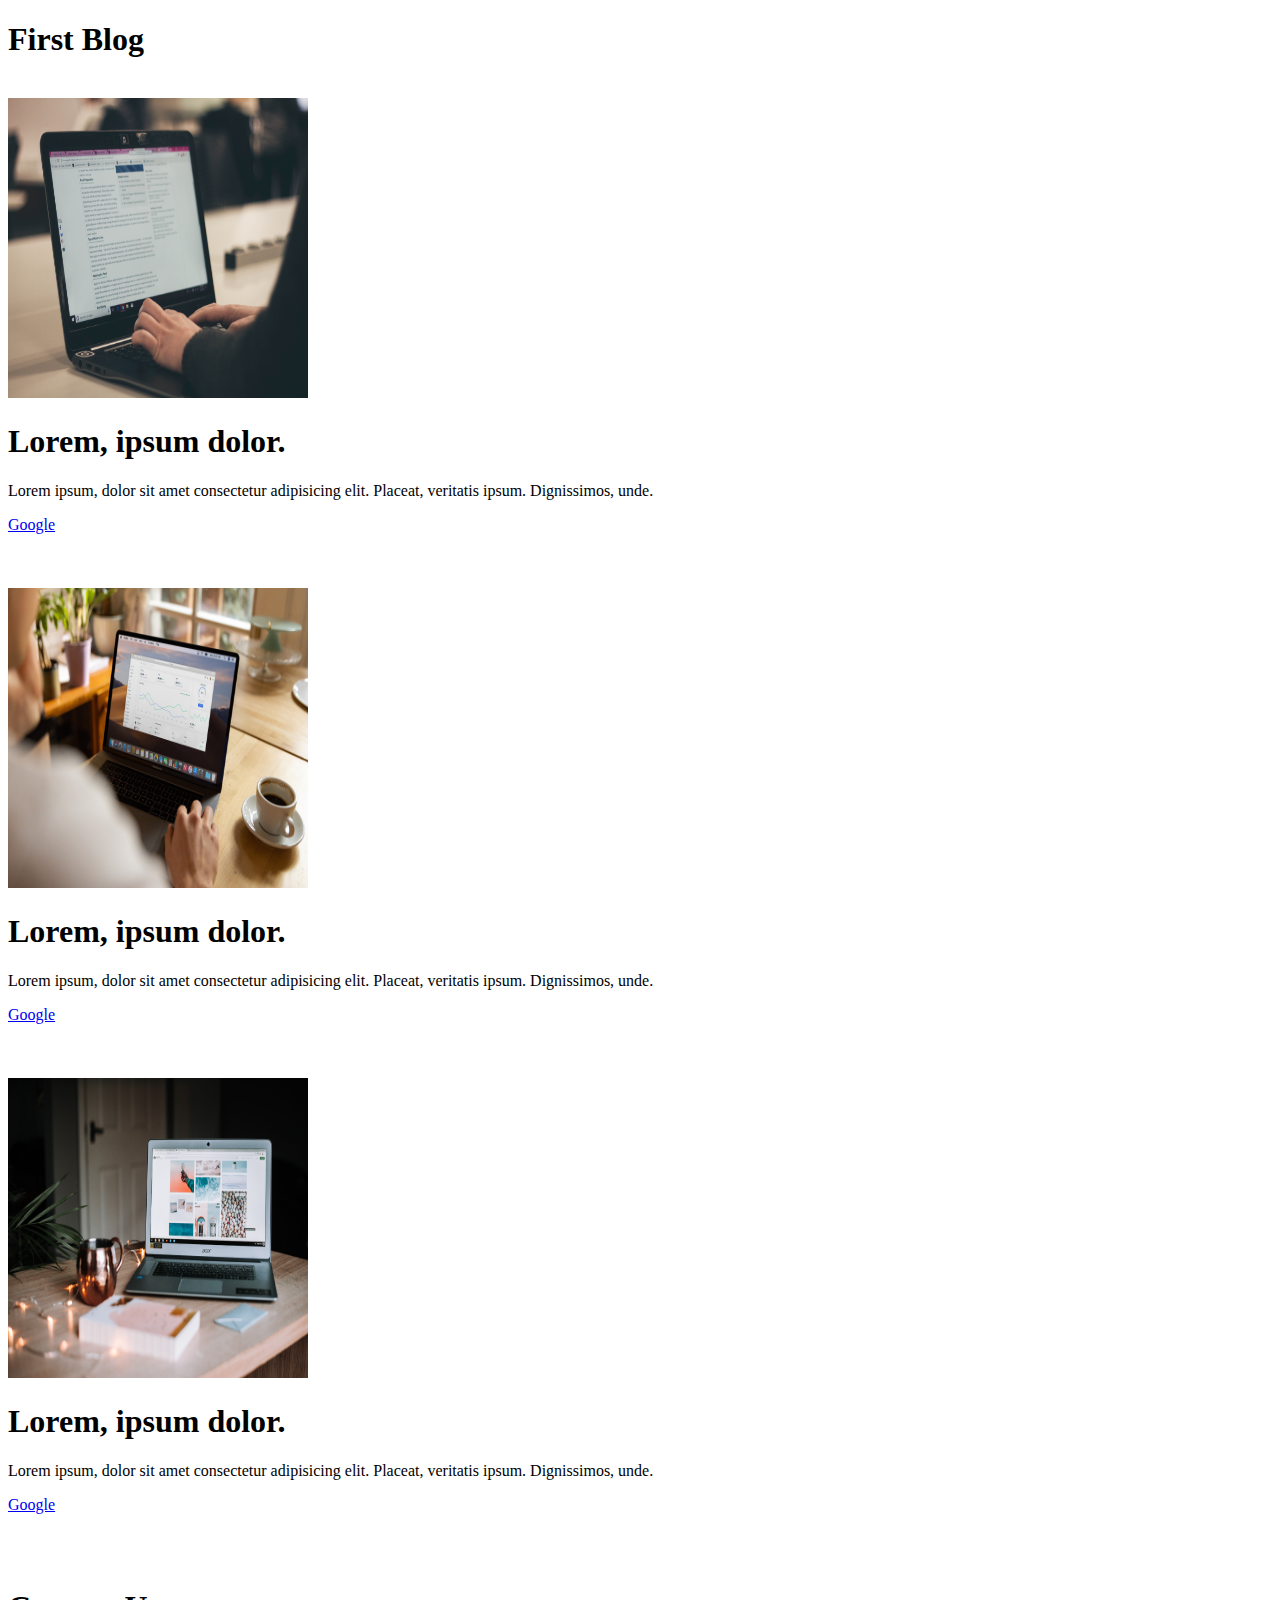
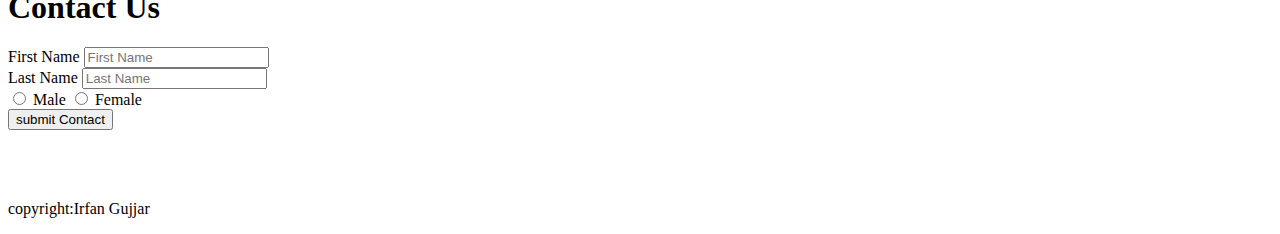
<file: blog.html>
<!DOCTYPE html>
<html lang="en">
<head>
    <meta charset="UTF-8">
    <meta http-equiv="X-UA-Compatible" content="IE=edge">
    <meta name="viewport" content="width=device-width, initial-scale=1.0">
    <title>Blog</title>
</head>
<body>
    <div>
        <h1>First Blog</h1>
    </div>
    <br>
    <section>
        <!-- blog title -->
        <!-- img  -->
        <img src="./images/img3.jpg" width="300px" height="300px">
        <!-- blog heading -->
        <h1>Lorem, ipsum dolor.</h1>
        <!-- blog descri -->
        <p>Lorem ipsum, dolor sit amet consectetur adipisicing elit. Placeat, veritatis ipsum. Dignissimos, unde.</p>
        <!-- link -->
        <a href="https://www/google.com ">Google</a>
    </section>
    <br>
    <br>
    <br>
    <section>
        <!-- blog title -->
        <!-- img  -->
        <img src="./images/img10.jpg.jpg" width="300px" height="300px">
        <!-- blog heading -->
        <h1>Lorem, ipsum dolor.</h1>
        <!-- blog descri -->
        <p>Lorem ipsum, dolor sit amet consectetur adipisicing elit. Placeat, veritatis ipsum. Dignissimos, unde.</p>
        <!-- link -->
        <a href="https://www/google.com ">Google</a>
    </section> 
    <br>
    <br>
    <br>
    <section>
        <!-- blog title -->
        <!-- img  -->
        <img src="./images/img2.jpg" width="300px" height="300px">
        <!-- blog heading -->
        <h1>Lorem, ipsum dolor.</h1>
        <!-- blog descri -->
        <p>Lorem ipsum, dolor sit amet consectetur adipisicing elit. Placeat, veritatis ipsum. Dignissimos, unde.</p>
        <!-- link -->
        <a href="https://www/google.com ">Google</a>
    </section>
    <br>
    <br>
    <br>
    <section>
        <form>
            <div>
              <h1>Contact Us</h1>
            </div>
            <div>
                <label for="">First Name</label>
                <input type="text" required placeholder="First Name">
            </div>
            <div>
                <label for="">Last Name</label>
                <input type="text" placeholder="Last Name">
            </div>
            <div>
                <input type="radio" name="" id="">
                <label for="">Male</label>
                <input type="radio" name="" id="">
                <label for="">Female</label>
            </div>
            <div>
                <input type="submit" value="submit Contact">
            </div>
        </form>
    </section>
    <br>
    <br>
    <br>
    <!-- Footer -->
    <footer>
        <p>copyright:Irfan Gujjar</p>
    </footer>
</body>
</html>
</file>
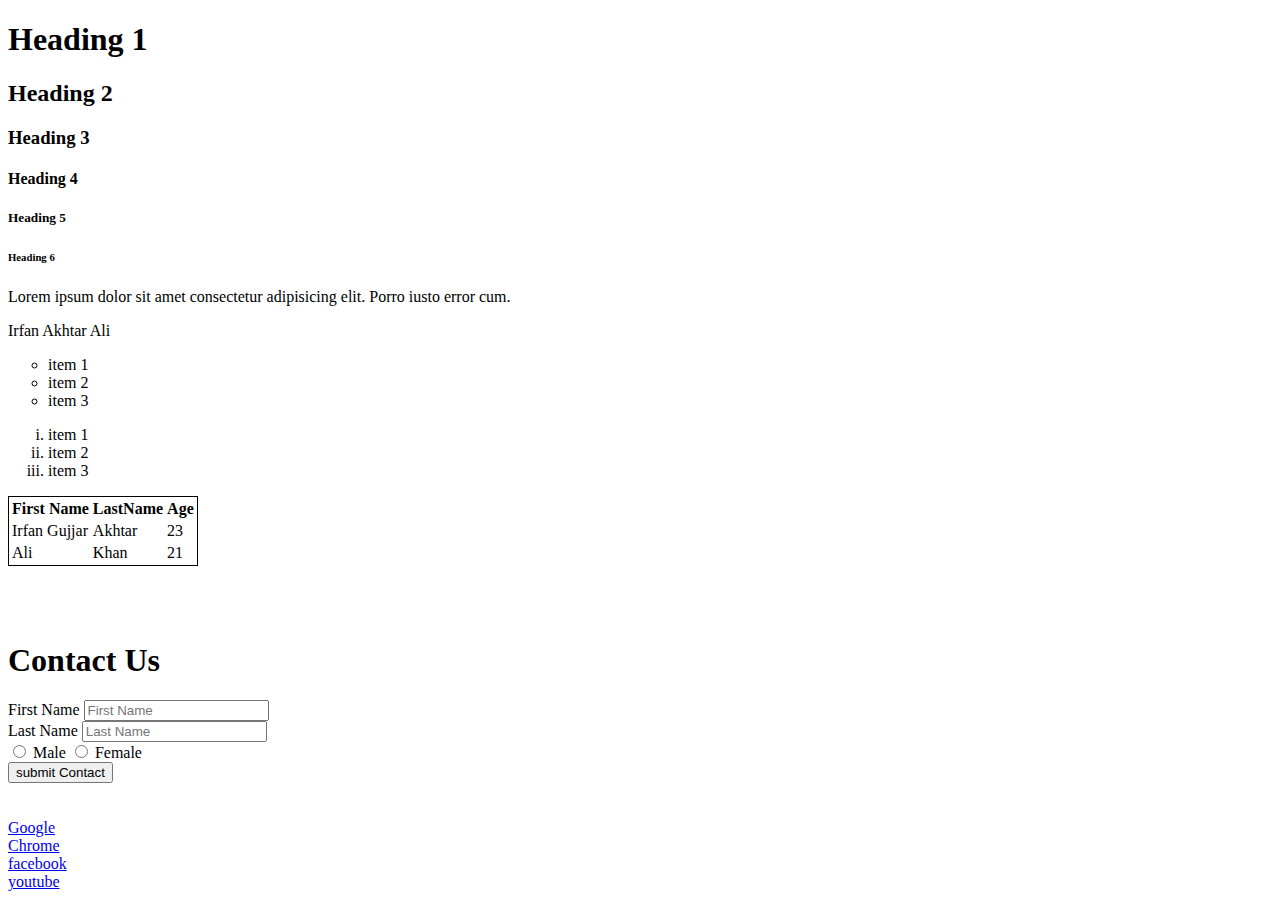
<file: index1.html>
<!DOCTYPE html>
<html lang="en">
<head>
    <meta charset="UTF-8"> 
    <!-- text fomat -->
    <meta http-equiv="X-UA-Compatible" content="IE=edge">
    <!-- browser  support -->
    <!-- <meta name="viewport" content="width=device-width, initial-scale=1.0">-->
    <title>First class</title>
</head>
<body>
    <section>
        <!-- website potion  kind of section -->
        <div>
            <h1>Heading 1</h1>
            <h2>Heading 2</h2>
            <h3>Heading 3</h3>
            <h4>Heading 4</h4>
            <h5>Heading 5</h5>
            <h6>Heading 6</h6>
            <p>Lorem ipsum dolor sit amet consectetur adipisicing elit. Porro iusto error cum.</p>
        </div> 
        <div>
            <span>Irfan Akhtar</span>
            <span>Ali</span>
        </div>
    </section>
    <!-- unorder List -->
    <ul type="circle">
        <li>item 1</li>
        <li>item 2</li>
        <li>item 3</li>
    </ul>
    <!-- order list -->
    <ol type="i">
        <li>item 1</li>
        <li>item 2</li>
        <li>item 3</li>
    </ol>
<table style="border: 1px solid black;">
      <tr>
        <th>First Name</th>
        <th>LastName</th>
        <th>Age</th>
      </tr>
        <tr>
            <td><span> Irfan Gujjar</span></td>
            <td>Akhtar</td>
            <td>23</td>
        </tr>
        <tr>
            <td>Ali</td>
            <td>Khan</td>
            <td>21</td>
        </tr>
    </table>
    <br>
    <br>
    <br>
    <form>
        <div>
          <h1>Contact Us</h1>
        </div>
        <div>
            <label for="">First Name</label>
            <input type="text" required placeholder="First Name">
        </div>
        <div>
            <label for="">Last Name</label>
            <input type="text" placeholder="Last Name">
        </div>
        <div>
            <input type="radio" name="" id="">
            <label for="">Male</label>
            <input type="radio" name="" id="">
            <label for="">Female</label>
        </div>
        <div>
            <input type="submit" value="submit Contact"
        </div>
    </form>
    <br>
    <br>
    <br>
    <a href="https://www.Google.com" target="blank">Google</a><br>
    <a href="https://www.Chrome.com" target="blank">Chrome</a><br>
    <a href="https://www.Facebook.com" target="blank">facebook</a><br>
    <a href="https://www.Youtube.com" target="blank">youtube</a><br>

</body>
</html>
</file>
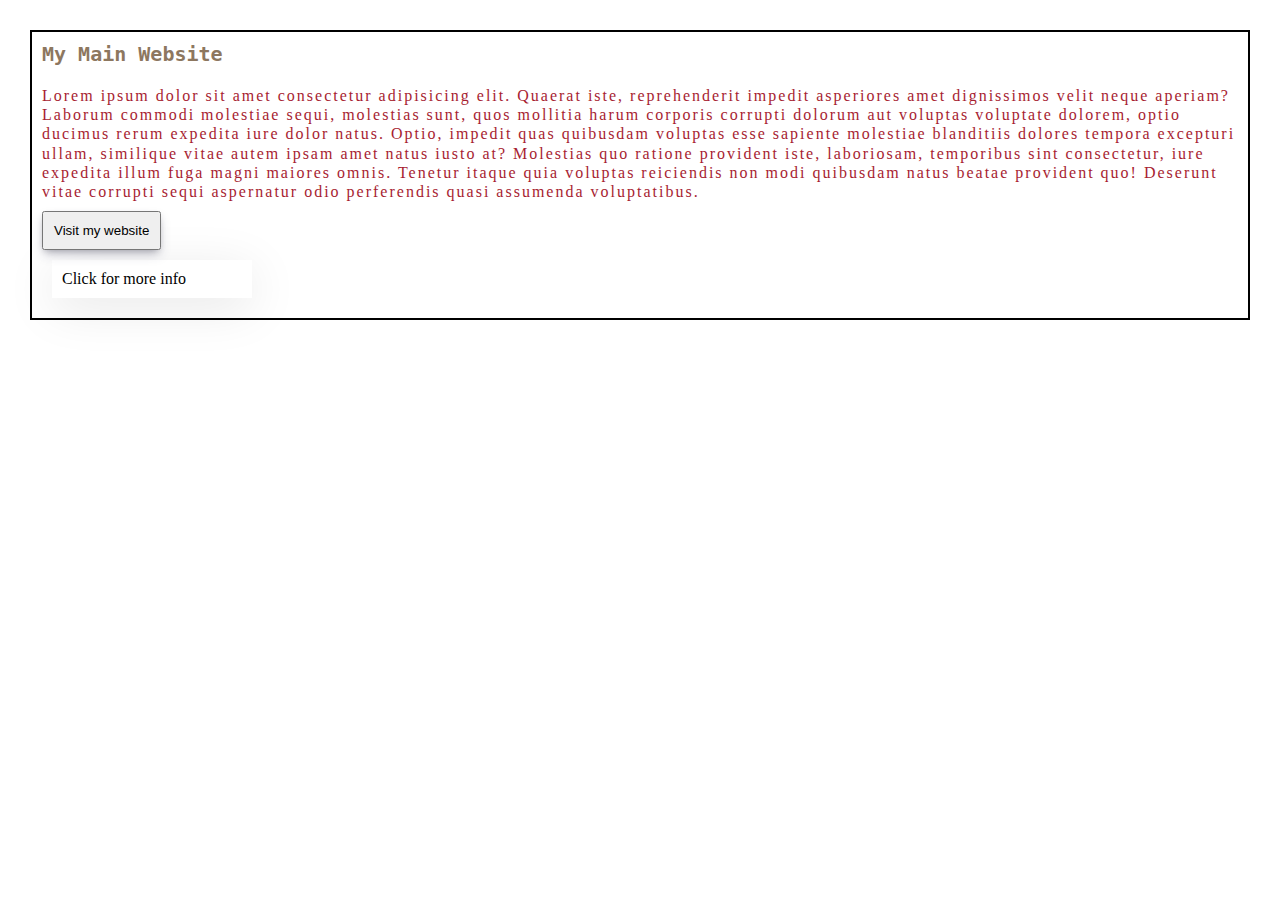
<file: Basic CSS/index1.html>
<!DOCTYPE html>
<html lang="en">
<head>
    <meta charset="UTF-8">
    <meta http-equiv="X-UA-Compatible" content="IE=edge">
    <meta name="viewport" content="width=device-width, initial-scale=1.0">
    <title>Basic Css</title>
    <link rel="stylesheet" href="main.css">
</head>
<body>
    <div class="website">
        <div class="head">My Main Website</div>
        <p class="para">Lorem ipsum dolor sit amet consectetur adipisicing elit. Quaerat iste, reprehenderit impedit asperiores amet dignissimos velit neque aperiam? Laborum commodi molestiae sequi, molestias sunt, quos mollitia harum corporis corrupti dolorum aut voluptas voluptate dolorem, optio ducimus rerum expedita iure dolor natus. Optio, impedit quas quibusdam voluptas esse sapiente molestiae blanditiis dolores tempora excepturi ullam, similique vitae autem ipsam amet natus iusto at? Molestias quo ratione provident iste, laboriosam, temporibus sint consectetur, iure expedita illum fuga magni maiores omnis. Tenetur itaque quia voluptas reiciendis non modi quibusdam natus beatae provident quo! Deserunt vitae corrupti sequi aspernatur odio perferendis quasi assumenda voluptatibus.</p>
        <button>Visit my website</button>
        <div class="btn">Click for more info</div>
    </div>
</body>
</html>
</file>
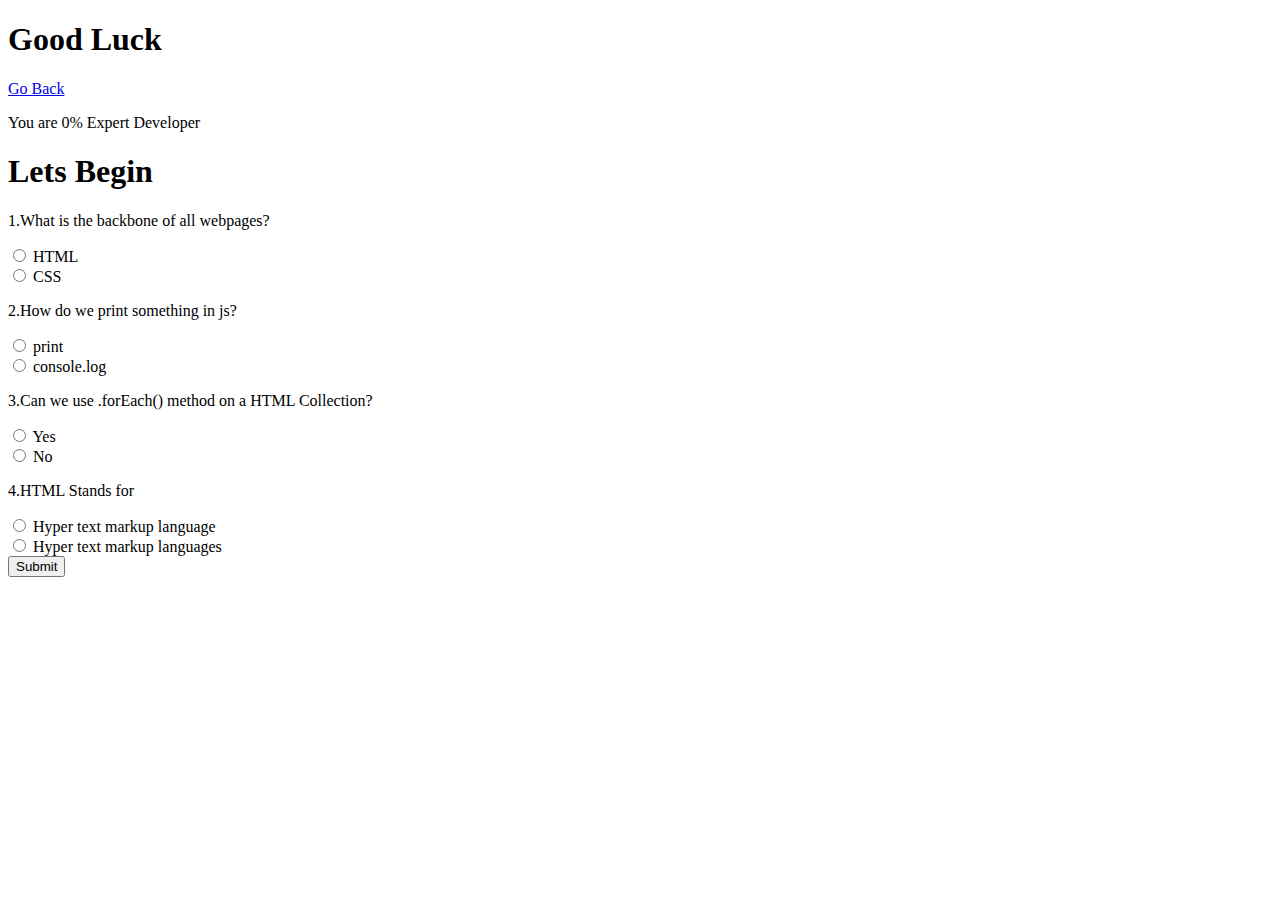
<file: Quiz app/index1.html>
<!doctype html>
<html lang="en">
  <head>
    <!-- Required meta tags -->
    <meta charset="utf-8">
    <meta name="viewport" content="width=device-width, initial-scale=1">

    <!-- Bootstrap CSS -->
    <link href="https://cdn.jsdelivr.net/npm/bootstrap@5.0.2/dist/css/bootstrap.min.css" rel="stylesheet" integrity="sha384-EVSTQN3/azprG1Anm3QDgpJLIm9Nao0Yz1ztcQTwFspd3yD65VohhpuuCOmLASjC" crossorigin="anonymous">

    <title>Quiz App</title>
  </head>
  <body>
      <div class="container my-4">
          <div class="row">
              <div class="goodluck">
                  <h1 class="display-3 text-center text-info my-4">
                      Good Luck
                  </h1>
                  <div class="text-center mb-3">
                  <a href="./index.html">Go Back</a>
                  </div>
              </div>
          </div>
      </div>
<!-- result -->
              <div class="container-fluid result d-none bg-light my-5">
                  <div class="container">
                      <div class="row text-center py-4">
                          <p>You are <span class="text-primary display-4 p-3">0%</span> Expert Developer</p>
                      </div>
                  </div>
              </div>
      <!-- Questions -->
      <div class="container-fluid bg-info">
          <div class="container">
              <div class="row">
                  <h1 class="display-5 p-3">Lets Begin</h1>
                  <form class="quiz-form">
                      <p >1.What is the backbone of all webpages?</p>
                      <div class="mb-3">
                        <div class="form-check">
                            <input type="radio" name="q1" value="A">
                            <label class="form-check-label">
                              HTML
                            </label>
                        </div>
                        <div class="form-check">
                            <input type="radio" name="q1" value="B">
                            <label class="form-check-label">
                              CSS
                            </label>
                          </div>
                      </div>
                      <p >2.How do we print something in js?</p>
                      <div class="mb-3">
                        <div class="form-check">
                            <input type="radio" name="q2" value="A">
                            <label class="form-check-label">
                                print
                            </label>
                        </div>
                        <div class="form-check">
                            <input type="radio" name="q2" value="B">
                            <label class="form-check-label">
                              console.log
                            </label>
                          </div>
                      </div>
                      <p >3.Can we use .forEach() method on a HTML Collection?</p>
                      <div class="mb-3">
                        <div class="form-check">
                            <input type="radio" name="q3" value="A">
                            <label class="form-check-label">
                              Yes
                            </label>
                        </div>
                        <div class="form-check">
                            <input type="radio" name="q3" value="B">
                            <label class="form-check-label">
                              No
                            </label>
                          </div>
                      </div>
                      <p >4.HTML Stands for</p>
                      <div class="mb-3">
                        <div class="form-check">
                            <input type="radio" name="q4" value="A">
                            <label class="form-check-label">
                              Hyper text markup language
                            </label>
                        </div>
                        <div class="form-check">
                            <input type="radio" name="q4" value="B">
                            <label class="form-check-label">
                                Hyper text markup languages
                            </label>
                          </div>
                      </div>
                   
                            <div class="text-center mb-4">
                                <input type="Submit" class="btn btn-light">
                            </div>
                  </form>
              </div>
          </div>
      </div>
    <script src="https://cdn.jsdelivr.net/npm/@popperjs/core@2.10.2/dist/umd/popper.min.js" integrity="sha384-7+zCNj/IqJ95wo16oMtfsKbZ9ccEh31eOz1HGyDuCQ6wgnyJNSYdrPa03rtR1zdB" crossorigin="anonymous"></script>
    <script src="https://cdn.jsdelivr.net/npm/bootstrap@5.1.3/dist/js/bootstrap.min.js" integrity="sha384-QJHtvGhmr9XOIpI6YVutG+2QOK9T+ZnN4kzFN1RtK3zEFEIsxhlmWl5/YESvpZ13" crossorigin="anonymous"></script>
    <script src="main.js"></script>
  </body>
</html>
</file>
<file: Basic CSS/style.css>
*{
    padding: 0;
    margin: 0;
}

.box1{
    width: 200px;
    height: 200px;
    border: 20px dashed red;
    border-radius: 10px 20px 30px 40px;

}

.head{
    font-size: 10px;
    padding:2px 10px;
    margin: 3px 36px;
    margin-top: 20px;
    font-family: 'Gill Sans', 'Gill Sans MT', Calibri, 'Trebuchet MS', sans-serif;
    background-color: black;
    color: white;
    
}

.head:hover{
    color: black;
    background-color: rgb(219, 101, 101);
    font-family: cursive;
    border-radius: 40px;
}

.para{
    padding:20px;
    margin: 0 20px;
    font-family: Arial, Helvetica, sans-serif;
}

button{
    padding:10px;
    margin-left: 35px;
    border: none;
    border-radius: 20px;
}

button:hover{
    color:white ;
    background-color: purple;
    font-family: 'Gill Sans', 'Gill Sans MT', Calibri, 'Trebuchet MS', sans-serif;
}
</file>
<file: Grid assignment/style.css>
.container{
    background-color:white;
    width: 7
    80%;
    padding: 10px;
    margin:40px 100px;
    display: grid;
    grid-template-columns: 15% 70% auto;
    grid-template-rows: 50px 200px 50px;
    grid-gap: 10px 20px;
 
}

    .item1{
        background-color: #b7b7a4;
        text-align: center;
        padding-top: 15px; 
    }

    .item2{
        background-color: #f9c74f;
        grid-column: span 2;
        text-align: center;
        padding-top: 15px;
    }
    
    .item3{
        background-color: #ffe8d6;
        grid-row: span 2;
        padding-top: 20px;
        grid-column:span 2;
        text-align: center;
    }

    .item4{
        background-color: #8d99ae;
          grid-row:span 2;
          text-align: center;
          padding-top: 20px;
    }

    .item5{
        background-color:#ffc6ff;
        grid-row: span 6;
        grid-column: span 3;
        text-align: center;
        padding-top: 15px;

    }
    .item6{
        background-color: #a9def9;
        grid-row:span 4;
        grid-column: span 3;
        text-align: center;
        padding-top: 5px;
    }
</file>
<file: Media Query assignment/style.css>
*{
    padding: 0;
    margin: 0;
}

nav{
    display: flex;
    align-items: center;
    background-color: aqua;
    height: 10vh;
    width: 100%;
}

.logo{
    width: 50%;
    font-size: 1.5rem;
    font-weight: 600;
    font-family: 'Lucida Sans', 'Lucida Sans Regular', 'Lucida Grande', 'Lucida Sans Unicode', Geneva, Verdana, sans-serif;
}

.menu{
    width: 100%;
}
.menu ul{
    display: flex;
    justify-content: end;
    list-style: none;
}

.menu ul li {
    padding: 10px;
}



section{
    height: 80vh;
    width: 100%;
    display: flex;
    background-color: brown;
}

.main-content{
    width: 80%;
    display: flex;
    align-items: center;
    background-color: brown;
}
.side-bar{
    width: 20%;
    display: flex;
    align-items: center;
    background-color: blue;
}

.side-bar ul{
    list-style: none;
}


.footer{
    display: flex;
    justify-content: space-between;
    height: 10vh;
    align-items: center;
    background-color: seagreen;
}

.footer ul{
    list-style: none;
    display: flex;
}

.footer ul li{
    padding: 10px;
}

@media screen and (max-width:864px) {
    .logo{
        width: 70%;
    }

    .menu{
        width: 30%;
    }
}

@media screen and (max-width:490px) {
    .logo{
        font-size: 1.3rem;
    }

    .menu{
        width: 30%;
    }
}



@media screen and (max-width:446px) {
    .logo{
        font-size: 1rem;
    }

    .menu{
        width: 30%;
    }
}

@media screen and (max-width:382px) {
    .logo{
        font-size: 0.8rem;
    }

    .menu{
        width: 30%;
    }
}

@media screen and (max-width:382px){
    .logo{
        font-size: 0.8rem;
    }

    .menu{
        width: 30%;
    }
}

@media screen and (max-width:344px){
    .logo{
        font-size: 0.5rem;
    }

    .menu{
        width: 30%;
    }
}
@media screen and (max-width:700px){
    section{
        display: block;
        /* height: 324px; */
    }
   .main-content{
       width: 100%;
   }

   .side-bar{
       width:auto;
       display: flex;
       justify-content: center;
       align-items: center;
       overflow: hidden;
   }
}
@media screen and (max-width:351px){
   .footer{
       font-size: 0.8rem;
   }
}
</file>
<file: menu items assignment/style.css>
/*
=============== 
Fonts
===============
*/
@import url("https://fonts.googleapis.com/css?family=Open+Sans|Roboto:400,700&display=swap");

/*
=============== 
Variables
===============
*/

:root {
  /* dark shades of primary color*/
  --clr-primary-1: hsl(205, 86%, 17%);
  --clr-primary-2: hsl(205, 77%, 27%);
  --clr-primary-3: hsl(205, 72%, 37%);
  --clr-primary-4: hsl(205, 63%, 48%);
  /* primary/main color */
  --clr-primary-5: #49a6e9;
  /* lighter shades of primary color */
  --clr-primary-6: hsl(205, 89%, 70%);
  --clr-primary-7: hsl(205, 90%, 76%);
  --clr-primary-8: hsl(205, 86%, 81%);
  --clr-primary-9: hsl(205, 90%, 88%);
  --clr-primary-10: hsl(205, 100%, 96%);
  /* darkest grey - used for headings */
  --clr-grey-1: hsl(209, 61%, 16%);
  --clr-grey-2: hsl(211, 39%, 23%);
  --clr-grey-3: hsl(209, 34%, 30%);
  --clr-grey-4: hsl(209, 28%, 39%);
  /* grey used for paragraphs */
  --clr-grey-5: hsl(210, 22%, 49%);
  --clr-grey-6: hsl(209, 23%, 60%);
  --clr-grey-7: hsl(211, 27%, 70%);
  --clr-grey-8: hsl(210, 31%, 80%);
  --clr-grey-9: hsl(212, 33%, 89%);
  --clr-grey-10: hsl(210, 36%, 96%);
  --clr-white: #fff;
  --clr-red-dark: hsl(360, 67%, 44%);
  --clr-red-light: hsl(360, 71%, 66%);
  --clr-green-dark: hsl(125, 67%, 44%);
  --clr-green-light: hsl(125, 71%, 66%);
  --clr-gold: #c59d5f;
  --clr-black: #222;
  --ff-primary: "Roboto", sans-serif;
  --ff-secondary: "Open Sans", sans-serif;
  --transition: all 0.3s linear;
  --spacing: 0.25rem;
  --radius: 0.5rem;
  --light-shadow: 0 5px 15px rgba(0, 0, 0, 0.1);
  --dark-shadow: 0 5px 15px rgba(0, 0, 0, 0.2);
  --max-width: 1170px;
  --fixed-width: 620px;
}
/*
=============== 
Global Styles
===============
*/

*,
::after,
::before {
  margin: 0;
  padding: 0;
  box-sizing: border-box;
}
body {
  font-family: var(--ff-secondary);
  background: var(--clr-grey-10);
  color: var(--clr-grey-1);
  line-height: 1.5;
  font-size: 0.875rem;
}
ul {
  list-style-type: none;
}
a {
  text-decoration: none;
}
img:not(.logo) {
  width: 100%;
}
img {
  display: block;
}

h1,
h2,
h3,
h4 {
  letter-spacing: var(--spacing);
  text-transform: capitalize;
  line-height: 1.25;
  margin-bottom: 0.75rem;
  font-family: var(--ff-primary);
}
h1 {
  font-size: 3rem;
}
h2 {
  font-size: 2rem;
}
h3 {
  font-size: 1.25rem;
}
h4 {
  font-size: 0.875rem;
}
p {
  margin-bottom: 1.25rem;
  color: var(--clr-grey-5);
}
@media screen and (min-width: 800px) {
  h1 {
    font-size: 4rem;
  }
  h2 {
    font-size: 2.5rem;
  }
  h3 {
    font-size: 1.75rem;
  }
  h4 {
    font-size: 1rem;
  }
  body {
    font-size: 1rem;
  }
  h1,
  h2,
  h3,
  h4 {
    line-height: 1;
  }
}
/*  global classes */

.btn {
  text-transform: uppercase;
  background: transparent;
  color: var(--clr-black);
  padding: 0.375rem 0.75rem;
  letter-spacing: var(--spacing);
  display: inline-block;
  transition: var(--transition);
  font-size: 0.875rem;
  border: 2px solid var(--clr-black);
  cursor: pointer;
  box-shadow: 0 1px 3px rgba(0, 0, 0, 0.2);
  border-radius: var(--radius);
}
.btn:hover {
  color: var(--clr-white);
  background: var(--clr-black);
}
/* section */
.section {
  padding: 5rem 0;
}

main {
  min-height: 100vh;
  display: grid;
  place-items: center;
}
/*
=============== 
Menu
===============
*/

.menu {
  padding: 5rem 0;
}
.title {
  text-align: center;
  margin-bottom: 2rem;
}
.underline {
  width: 5rem;
  height: 0.25rem;
  background: var(--clr-gold);
  margin-left: auto;
  margin-right: auto;
}
.btn-container {
  margin-bottom: 4rem;
  display: flex;
  justify-content: center;
}
.filter-btn {
  background: transparent;
  border-color: var(--clr-gold);
  font-size: 1rem;
  text-transform: capitalize;
  margin: 0 0.5rem;
  letter-spacing: 1px;
  border-radius: var(--radius);
  padding: 0.375rem 0.75rem;
  color: var(--clr-gold);
  cursor: pointer;
  transition: var(--transition);
}
.filter-btn:hover {
  background: var(--clr-gold);
  color: var(--clr-white);
}
.section-center {
  width: 90vw;
  margin: 0 auto;
  max-width: 1170px;
  display: grid;
  gap: 3rem 2rem;
  justify-items: center;
}
.menu-item {
  display: grid;
  gap: 1rem 2rem;
  max-width: 25rem;
}
.photo {
  object-fit: cover;
  height: 200px;
  border: 0.25rem solid var(--clr-gold);
  border-radius: var(--radius);
}
.item-info header {
  display: flex;
  justify-content: space-between;
  border-bottom: 0.5px dotted var(--clr-grey-5);
}
.item-info h4 {
  margin-bottom: 0.5rem;
}
.price {
  color: var(--clr-gold);
}
.item-text {
  margin-bottom: 0;
  padding-top: 1rem;
}

@media screen and (min-width: 768px) {
  .menu-item {
    grid-template-columns: 225px 1fr;
    gap: 0 1.25rem;
    max-width: 40rem;
  }
  .photo {
    height: 175px;
  }
}
@media screen and (min-width: 1200px) {
  .section-center {
    width: 95vw;
    grid-template-columns: 1fr 1fr;
  }
  .photo {
    height: 150px;
  }
}
</file>
<file: My portfolio/main.css>
*{
    padding: 0;
    margin: 0;
    box-sizing: border-box;
}

.hero{
    height: 100vh;
    width: 100%;
    background-color: black;
   
}

nav{
    display: flex;
    align-items: center;
    justify-content: space-between;
    padding-top: 45px;
    padding-left: 8%;
    padding-right:8%;
}

.logo{
    color:white ;
    font-size: 35px;
    letter-spacing: 1px;
    cursor: pointer;
}

span{
    color: #f9004d;
}

nav ul li{
    list-style: none;
    display: inline-block;
    padding: 10px 25px;
    font-family: -apple-system, BlinkMacSystemFont, 'Segoe UI', Roboto, Oxygen, Ubuntu, Cantarell, 'Open Sans', 'Helvetica Neue', sans-serif;
}

nav ul li a{
    color: white;
    text-decoration: none;
    font-weight: bold;
    text-transform:capitalize ;
}

nav ul li a:hover{
    color: #f9004d;
    transition: .4s;
}


.btn{
    background-color: #f9004d;
    color: white;
    text-decoration: none;
    border: 2px solid transparent;
    font-weight: bold;
    padding:10px 25px ;
    border-radius: 30px;
    transition: transform .4s;
}

.btn:hover{
    transform: scale(1.2);
}

.content{
    position: absolute;
    top: 50%;
    left: 8%;
    transform: translateY(-50%);
}

h1{
    color: white;
    margin:20px 0px 20px ;
    font-size: 25px;
}

h3{
    color: white;
    font-size: 25px;
    margin-bottom: 50px;   
}

h4{
    color: #fcfc;
    letter-spacing: 2px;
    font-size: 20px;
    font-family: 'Trebuchet MS', 'Lucida Sans Unicode', 'Lucida Grande', 'Lucida Sans', Arial, sans-serif;
}

.newsletter form{
    width: 380px;
    max-width: 100%;
    position: relative;
}

.newsletter form input:first-child{
    display: inline-block;
    width: 100%;
    padding: 14px 130px 14px 15px;
    border: 2px solid #f9004d;
    outline: none;
    border-radius: 30px;
}

.newsletter form input:last-child{
    position: absolute;
    display:inline-block;
    outline: none;
    border: none;
    padding: 10px 30px;
    border-radius: 30px;
    background-color: #f9004d;
    color: white;
    box-shadow: 0px 0px 5px #000, 0px 0px 15px #858585;
    top: 6px;
    right: 6px;
    cursor: pointer;
}

.ims{
    position: absolute; 
    bottom: 0;
    top: 2px;
    left: 900px; 
 }

.about{
    width: 100%;
    padding:100px 0px;
    background-color: #191919;
}

.about img{
    height: 500px;
    width:430px ;
}

.about-text{
    width: 550px;
}

.main{
    width: 1130px;
    max-width: 95%;
    margin: 0 auto;
    display: flex;
    align-items: center;
    justify-content: space-around;
}

.about-text h2{
    color: white;
    font-size: 50px;
    text-transform: capitalize;
    margin-bottom: 20px;
}

.about-text h5{
    color: white;
    letter-spacing: 2px;
    font-size: 22px;
    margin-bottom: 25px;
    text-transform: capitalize;
}

.about-text p{
    color: #fcfc;
    letter-spacing: 1px;
    line-height: 28px;
    font-size: 18px;
    margin-bottom: 45px;
}

button{
    background-color: #f9004d;
    color: white;
    text-decoration: none;
    border: 2px solid transparent;
    font-weight: bold;
    padding: 10px 30px;
    border-radius: 30px;
    transition: .4s;
    font-family: Verdana, Geneva, Tahoma, sans-serif;
}

button:hover{
    background-color: transparent;
    border: 2px solid #f9004d;
    cursor: pointer;
}

.service{
    background: #101010;
    width: 100%;
    padding: 100px 0px;
}

.title{
    color: white;
    font-size: 50px;
    width: 1130px;
    margin: 30px auto;
    text-align: center;
}

.box{
    display: flex;
    justify-content: center;
    align-items: center;
    min-height: 400px;   
}

.cart{
    height: 365px;
    width: 335px;
    padding: 20px 30px;
    background: #191919;
    border-radius: 20px;
    margin: 15px;
    position: relative;
    overflow: hidden;
    text-align: center;
}

.cart i{
    font-size: 50px;
    text-align: center;
    margin: 25px 0px;
    color: #f9004d;
}

h5{
    color: white;
    font-size: 23px;
    margin-bottom: 15px;
}

.pra p{
    color:#fcfc;
    font-size: 16px;
    line-height: 27px;
    margin-bottom: 25px;
}


.cart .button{
    background-color: #f9004d;
    color: white;
    text-decoration: none;
    border: 2px solid transparent;
    font-weight: bold;
    padding: 9px 22px;
    border-radius: 30px;
    transition: .4s;
    font-family: Verdana, Geneva, Tahoma, sans-serif;
}

.cart .button:hover{
    background-color: transparent;
    border: 2px solid #f9004d;
    cursor: pointer;
}

.contact-me{
    width: 100%;
    height: 290px;
    background: #191919;
    display: flex;
    align-items: center;
    flex-direction:column ;
    justify-content: center;
}

.contact-me p{
    color: white;
    font-size: 30px;
    font-weight: bold;
   margin-bottom: 25px; 
   font-family: Cambria, Cochin, Georgia, Times, 'Times New Roman', serif;
}

.contact-me .button-two{
    background-color: #f9004d;
    color: white;
    text-decoration: none;
    border: 2px solid transparent;
    font-weight: bold;
    padding: 9px 22px;
    border-radius: 30px;
    transition: .4s;
    font-family: Verdana, Geneva, Tahoma, sans-serif   
}

.contact-me .button-two:hover{
    background-color: transparent;
    border: 2px solid #f9004d;
    cursor: pointer;   
}


footer{
    position: relative;
    width: 100%;
    height: 400px;
    background: #101010;
    display: flex;
    flex-direction: column;
    align-items: center;
    justify-content: center;
}

footer p:nth-child(1){
    font-size: 30px;
    color: white;
    margin-bottom: 20px;
    font-weight: bold;
}

footer p:nth-child(2){
    color: white;
    font-size: 17px;
    width: 500px;
    text-align: center;
    line-height: 26px;
}

.social{
    display: flex;
}

.social a{
    width: 45px;
    height: 45px;
    display: flex;
    align-items: center;
    justify-content: center;
    background:#f9004d ;
    border-radius: 50%;
    margin: 22px 10px;
    color: white;
    text-decoration: none;
    font-size: 20px;
}

.social a:hover{
    transform: scale(1.3);
    transition: .3s;
}

.end{
    position: absolute;
    color: #f9004d;
    bottom: 35px;
    font-size: 14px;
}
</file>
<file: portfolio assignment/style.css>
*{
    padding: 0;
    margin: 0;
    box-sizing: border-box;
}
body{
  background-color: #f4f3ee;
}

   /* nav bar */

.navbar{
    width: 100%;
    height: 60px;
    background-color:  #312244;
    opacity: 0.9;
    display: flex;
    justify-content: space-between;
    align-items: center;
    padding-left: 70px;
    padding-right: 70px;
    flex-wrap: wrap;
    top: 0;
    position: fixed;
    z-index: 1;
}

.navbar:hover{
  opacity: 1;
}

.logo{
  width: 150px;
  height: 30px;
    font-size: 1.5rem;
    font-weight:bold;
    cursor: pointer;
    color: white;
    font-family: -apple-system, BlinkMacSystemFont, 'Segoe UI', Roboto, Oxygen, Ubuntu, Cantarell, 'Open Sans', 'Helvetica Neue', sans-serif;
}

.logo:hover{
  width: 150px;
  height: 30px;
  word-spacing: 3px;
  letter-spacing: 2px;
  transition: 0.8s;
}

.menu ul{
    text-decoration: none;
    list-style: none;
    display: flex;
    cursor: pointer;    
}

.menu ul li{
  width: 100px;
  height: 40px;
    font-weight: 500;
    font-size: 20px;
    margin: 10px;
    color: white;
    border-radius: 10px;
    padding: 10px 20px;
    font-family: Cambria, Cochin, Georgia, Times, 'Times New Roman', serif;
}

.menu ul li:hover{
  width: 100px;
  height: 40px;
  word-spacing: 5px;
    letter-spacing: 3px;
    transition: 0.9s;
}
.navs-btn .get-in-touch{
    border: none;
    padding: 10px 10px;
    font-size: 1rem;
    font-weight: bold;
    border-radius: 10px;
    color: black;
    background-color: white;
    text-decoration: none;
    cursor: pointer;
}

/* introduction section */

.intro{
    height: 300px;
    padding:40px 250px;
    margin-top: 120px;
}

.head{
    font-size: 20px;
    font-weight: 700;    
}

.head h4{
    font-family: sans-serif;
    margin-bottom: 5px;
}

.head h2{
    font-family: Cambria, Cochin, Georgia, Times, 'Times New Roman', serif;

}

span{
    color:purple;
    font-family: 'Segoe UI', Tahoma, Geneva, Verdana, sans-serif;
}

.para{
    font-size: 1.3rem;
    font-weight: 500;
    font-family: cursive;
    width: 355px;
}

.img{
    position: absolute; 
    bottom: 0;
    top: 140px;
    right: 100px; 
 }

 .buttons2 >input {
   width: 100px;
   height: 30px;
    background-color: #3a0ca3;
    color: white;
    margin: 8px 0px;
    border: none;
    cursor: pointer;
    border-radius: 150px;
    opacity: 0.8;
    font-size: 15px;
    font-weight: bold;
    font-family: Arial, Helvetica, sans-serif;
  }
  
  .buttons2 >input:hover{
    opacity:1;
    width: 100px;
    height: 30px;
    word-spacing: 5px;
    letter-spacing: 3px;
    transition: 0.9s;

  }

/* projects section */

.hed{
    font-size: 25px;
    font-family: Georgia, 'Times New Roman', Times, serif;
    text-align: center;
    margin-top: 50px;
    align-items: center;
    background-color: #735d78;
    border-radius: 20px;
    color: white;
    margin: 0px 600px;
    margin-bottom: 30px;
    border: none;
    cursor: pointer;
    opacity: 0.8;
}

.hed:hover{
  opacity: 1;
}

.project{
    display: inline-block;
    margin-left: 115px;
    margin-bottom: 30px;
    margin-top: 30px;
  
} 

.project h3{
  width: 300px;
  height: 40px;
    font-size: 20px;
    font-weight: bold;
    font-family: 'Lucida Sans', 'Lucida Sans Regular', 'Lucida Grande', 'Lucida Sans Unicode', Geneva, Verdana, sans-serif;
    text-align: center;
    padding-bottom: 30px;
    padding-top: 5px;
    box-shadow: rgba(0, 0, 0, 0.09) 0px 3px 12px;
}

  .project h3:hover{
    width: 300px;
    height: 40px;
    background-color: #28253a;  
    color: white;
    cursor: pointer;
    word-spacing: 5px;
    letter-spacing: 5px;
    transition: 0.9s;
}  

.nav-btns{
    border: none;
    font-size: 15px;
    width: 150px;
    height: 40px;
    font-weight: 200;
    background-color: rgb(0, 128, 133);
    color: white;
    border-radius: 20px;
    margin-left: 605px;
    margin-bottom: 10px;
    font-family: Georgia, 'Times New Roman', Times, serif;
    cursor: pointer;
}

.nav-btns:hover{
    width: 150px;
    height: 40px;
    background-color: black;
    word-spacing: 5px;
    letter-spacing: 3px;
    transition: 0.9s;
}

/* Clients */

#clients{
  display: flex;
  justify-content: center;
  align-items: center;
  flex-direction: column;
    width: 90%;
    margin: auto auto 50px auto;
    padding: 50px 0px;
    font-size: 20px;
}

.skill-heading h3{
  font-size: 30px;
  font-family: 'Lucida Sans', 'Lucida Sans Regular', 'Lucida Grande', 'Lucida Sans Unicode', Geneva, Verdana, sans-serif;
}
.c-box-container{
  display: flex;
  justify-content: space-evenly;
  align-items: center;
  flex-wrap: wrap;
  margin: 20px 0;
}


.client-box {
  width: 300px;
  height: 350px;
  border-radius: 10px;
  display: flex;
  justify-content: center;
  align-items: center;
  flex-direction: column;
  padding: 10px;
  margin: 20px ;
  background-color: #8093f1;
}

.client-box img{
  width: 90px;
  height: 90px;
  border-radius:50%;
  border: 2px solid rgb(243, 235, 235);

}
.star{
  display: flex;
  margin-top: 30px;
}

.star i{
  color: gold;
}

.client-box p {
  font-size: 14px;
  text-align: center;
  font-size: 1rem;
  font-weight: bold;
  font-family: Cambria, Cochin, Georgia, Times, 'Times New Roman', serif;
}

.client-box a{
  width: 170px;
  height: 40px;
  text-align: center;
  text-decoration: none;
  margin-top: 30px;
  background-color: black;
  border-radius: 10px;
  /* padding-top: 40px; */
  font-size: 1rem;
  padding-top: 10px;
  font-family: Arial, Helvetica, sans-serif;
  color: white;
}

.client-box a:hover{
  width: 170px;
  height: 40px;
  color: black;
  background-color: #f4f3ee;
  white-space: 3px;
  letter-spacing: 2px;
  transition: 0.9s;
}
/* Full-width input fields */

.content{
  padding-left: 40px;
  margin-top: 30px;
  text-align: center;
  font-family: 'Trebuchet MS', 'Lucida Sans Unicode', 'Lucida Grande', 'Lucida Sans', Arial, sans-serif;
  font-size:1.5rem;
  font-weight: 700;
}



input[type=text], input[type=password] {
    width: 30%;
    padding: 15px;
    margin:0 500px;
    display: flex;
    border: none;
    background: white;
    font-family: monospace;
    font-weight: bold;
  }
  
  input[type=text]:focus, input[type=password]:focus {
    background-color: #ddd;
    outline: none;
  }

  b{
    font-family: monospace;
    font-weight: bold;
    font-size: 15px;
  }

  label{
      margin:0 500px;
  }

  button {
    background-color: #143f85;
    color: white;
    padding: 14px 0px;
    margin: 8px 0;
    border: none;
    cursor: pointer;
    width: 10%;
    opacity: 0.8;
  }
  
  button:hover {
    opacity:1;
  }
  
  /* Extra styles for the cancel button */
  .cancelbtn {
    padding: 14px 0px;
    background-color: #f44336;
  }
  
  /* Float cancel and signup buttons and add an equal width */
  .cancelbtn, .signupbtn {
    width: 10%;
  
  }  
  /* Add padding to container elements */
  .container {
    padding: 16px;

  }

  .clearfix{
      padding-left: 600px;
  }

  h1{
      padding-left: 40px;
      margin-top: 30px;
      text-align: center;
      font-family: monospace;
      font-weight: bold;
  }

  .paragraph{
      text-align: center;
      margin-bottom: 20px;
      font-family: monospace;
      font-weight: bold;
      padding-left:40px;
  }

  .paragraph4{
    text-align: center;
    margin-bottom: 20px;
    font-family: monospace;
    font-weight: bold;
    padding-left:40px;

  margin-left: 50px;

}

/* footer section */
  
footer{
  display: flex;
  justify-content: space-around;
  border: 2px solid rgb(248, 235, 235);
  background-color: #f2f4f3;
  margin-top: 20px;
}

footer:hover{
  background-color: #161515;
  color: white;
}

footer p {
  width: 400px;
  height: 30px;
  margin-top: 15px;
  padding:0 20px;
  font-size: 17px;
  font-family: Verdana, Geneva, Tahoma, sans-serif;
}

footer p:hover{
  width: 400px;
  height: 30px;
  cursor: pointer;
  word-spacing: 3px;
  letter-spacing: 2px;
  transition: 1s;
}
</file>
<file: Tec Comapny website assignment class task/style.css>
*{
    padding: 0;
    margin: 0;
    box-sizing: border-box;
}

.navbar{
    width: 100%;
    height: 10vh;
    color: white;
    background-color:#293241;
    display: flex;
    align-items: center;

}

.logo{
    width: 120px;
    /* height: 30px; */
    font-size: 20px;
    font-weight: bold;
    font-family: 'Segoe UI', Tahoma, Geneva, Verdana, sans-serif;
    padding-left: 20px;
    cursor: pointer;
}

.logo:hover{
    width: 120px;
    width: 150px;
    white-space: 3px;
    letter-spacing: 4px;
    transition: 0.8s;
}

.menu{
    width: 100%;
}

.menu ul{
    display: flex;
    justify-content: end;
}

.menu ul li{
    width: 150px;
    list-style: none;
    align-items: center;
    justify-content: space-between;
    padding: 40px;
    font-size: 15px;
    font-weight: bold;
    font-family:cursive ;
    cursor: pointer;
}

.menu ul li:hover{
    width: 150px;
    white-space: 3px;
    letter-spacing: 4px;
    transition: 0.8s;
}


.intro{
    height: 300px;
    padding:40px 250px;
    margin-top: 105px;
}
.heading1{
    font-size: 40px;
    font-family: 'Lucida Sans', 'Lucida Sans Regular', 'Lucida Grande', 'Lucida Sans Unicode', Geneva, Verdana, sans-serif;
    font-weight: bold;
}


span{
    color:purple;
    font-family: 'Segoe UI', Tahoma, Geneva, Verdana, sans-serif;
}

.h3{
  font-size: 20px;
  font-weight: bold;
}

.buttons2 >input {
    width: 200px;
    height: 30px;
     background-color: #3a0ca3;
     color: white;
     margin: 8px 0px;
     border: none;
     cursor: pointer;
     border-radius: 150px;
     opacity: 0.8;
     font-size: 15px;
     font-weight: bold;
     font-family: Arial, Helvetica, sans-serif;
   }
   
   .buttons2 >input:hover{
     opacity:1;
     width: 200px;
     height: 30px;
     word-spacing: 5px;
     letter-spacing: 3px;
     transition: 0.9s;
 
   }


.imging{
    width: 300px;
    height: 200px;
    background-color:black;
    position: absolute; 
    bottom: 0;
    top: 160px;
    right: 100px; 
 }

.services{
    width: 100%;
}

h1{
    text-align: center;
    margin: 70px 0px;
    font-size: 20x;
    font-family: 'Franklin Gothic Medium', 'Arial Narrow', Arial, sans-serif;
}

 .service1{
     text-align: center;
     display: inline-block;
     margin:0 98px;
    align-items: center;
    font-size: 20px;
} 

 .service1 h3{ 
    margin:5px 0; 
    background-color:palevioletred;
    /* border: 2px solid red; */
    font-size: 20px;
    font-weight: bold;
    font-family: 'Gill Sans', 'Gill Sans MT', Calibri, 'Trebuchet MS', sans-serif;
    cursor: pointer;
    
 }
.service1 h3:hover{
    background-color: black;
    color: wheat;
    word-spacing: 2px;
    letter-spacing: 3px;
    transition: 0.6s;
}


.nav-btns{
    border: none;
    font-size: 15px;
    width: 150px;
    height: 40px;
    font-weight: 200;
    background-color: rgb(0, 128, 133);
    color: white;
    border-radius: 20px;
    margin-top: 40px;
    margin-left: 605px;
    /* margin-bottom: 10px; */
    font-family: Georgia, 'Times New Roman', Times, serif;
    cursor: pointer;
}

.nav-btns:hover{
    width: 150px;
    height: 40px;
    background-color: black;
    word-spacing: 5px;
    letter-spacing: 3px;
    transition: 0.9s;
}

  #ourteam{
    /* display:flex; */
    /* align-items: center; */
    /* justify-content: space-around; */
    width: 100%;
} 

.container{
    display: flex;
    justify-content: space-evenly;
    align-items: center;
    flex-wrap: wrap;
    margin: 20px 0;
  }
  
 .team{
    width: 300px;
    height: 300px;
    border-radius: 10px;
    display: flex;
    justify-content: center;
    align-items: center;
    flex-direction: column;
    padding: 10px;
    margin:20px;
    background-color: #8093f1;
 }

 h2{
 text-align: center;
 margin: 80px 0px;
 font-size: 20x;
 font-family: 'Franklin Gothic Medium', 'Arial Narrow', Arial, sans-serif;
 }

 .team img{
    width: 90px;
    height: 90px;
    border-radius:50%;
    border: 2px solid rgb(243, 235, 235);
    margin-bottom: 20px;
  }

  .team h4{
      font-size: 20px;
      font-weight: bold;
      font-family: Arial, Helvetica, sans-serif;
  }

  .team p{
      font-size: 16px;
      font-weight: bold;
      font-family: Cambria, Cochin, Georgia, Times, 'Times New Roman', serif;
      margin-bottom: 20px;
  }

  .team button{
      width: 150px;
      font-size: 1rem;
      font-weight: bold;
      font-family: 'Lucida Sans', 'Lucida Sans Regular', 'Lucida Grande', 'Lucida Sans Unicode', Geneva, Verdana, sans-serif;
      background-color: black;
      color: white;
      border: none;
      border-radius: 20px;
      cursor: pointer;
  }

  .team button:hover{
      width: 150px;
      background-color:white;
      color:black;
      word-spacing: 3px;
      letter-spacing: 4px;
      transition: 0.9s;
  }


  #clients{
    display: flex;
    justify-content: center;
    align-items: center;
    flex-direction: column;
      width: 90%;
      margin: auto auto 50px auto;
      padding: 50px 0px;
      font-size: 20px;
  }
  
  .skill-heading h3{
    font-size: 30px;
    font-family: 'Lucida Sans', 'Lucida Sans Regular', 'Lucida Grande', 'Lucida Sans Unicode', Geneva, Verdana, sans-serif;
  }

  .c-box-container{
    display: flex;
    justify-content: space-evenly;
    align-items: center;
    flex-wrap: wrap;
    margin: 20px 0;
  }
  
  
  .client-box {
    width: 300px;
    height: 350px;
    border-radius: 10px;
    display: flex;
    justify-content: center;
    align-items: center;
    flex-direction: column;
    padding: 10px;
    margin: 20px ;
    background-color:lightblue;
  }
  
  .client-box img{
    width: 90px;
    height: 90px;
    border-radius:50%;
    border: 2px solid rgb(243, 235, 235);
  
  }
  .star{
    display: flex;
    margin-top: 30px;
  }
  
  .star i{
    color: gold;
  }
  
  .client-box p {
    font-size: 14px;
    text-align: center;
    font-size: 1rem;
    font-weight: bold;
    font-family: Cambria, Cochin, Georgia, Times, 'Times New Roman', serif;
  }
  
  .client-box a{
    width: 170px;
    height: 40px;
    text-align: center;
    text-decoration: none;
    margin-top: 30px;
    background-color: black;
    border-radius: 10px;
    /* padding-top: 40px; */
    font-size: 1rem;
    padding-top: 10px;
    font-family: Arial, Helvetica, sans-serif;
    color: white;
  }
  
  .client-box a:hover{
    width: 170px;
    height: 40px;
    color: black;
    background-color: #f4f3ee;
    white-space: 3px;
    letter-spacing: 2px;
    transition: 0.9s;
  }

/* sponsers */

  .imges{
      display: flex;
      justify-content: space-between;
      align-items: center;
    width: 90px;
    height: 90px;
    padding-left: 80px;
    margin-bottom: 20px;
  }
  
  .content{
    padding-left: 40px;
    margin-top: 100px;
    text-align: center;
    font-family: 'Trebuchet MS', 'Lucida Sans Unicode', 'Lucida Grande', 'Lucida Sans', Arial, sans-serif;
    font-size:1.5rem;
    font-weight: 700;
  }
  
  
  
  input[type=text], input[type=password] {
      width: 30%;
      padding: 15px;
      margin:0 500px;
      display: flex;
      color: black;
      border: none;
      background: rgb(202, 172, 172);
      font-family: monospace;
      font-weight: bold;
    }
    
    input[type=text]:focus, input[type=password]:focus {
      background-color: #ddd;
      outline: none;
    }
  
    b{
      font-family: monospace;
      font-weight: bold;
      font-size: 15px;
    }
  
    label{
        margin:0 500px;
    }
  
    button {
      background-color: #143f85;
      color: white;
      padding: 14px 0px;
      margin: 8px 0;
      border: none;
      cursor: pointer;
      width: 10%;
      opacity: 0.8;
    }
    
    button:hover {
      opacity:1;
    }
    
    /* Extra styles for the cancel button */
    .cancelbtn {
      padding: 14px 0px;
      background-color: #f44336;
    }
    
    /* Float cancel and signup buttons and add an equal width */
    .cancelbtn, .signupbtn {
      width: 10%;
    
    }  
    /* Add padding to container elements */
    .containers {
      padding: 16px;
  
    }
  
    .clearfix{
        padding-left: 600px;
    }
  
    .sign{
        padding-left: 40px;
        margin-top: 0px;
        text-align: center;
        font-family: monospace;
        font-weight: bold;
    }
  
    .paragraph{
        text-align: center;
        margin-bottom: 20px;
        font-family: monospace;
        font-weight: bold;
        padding-left:40px;
    }
  
    .paragraph4{
      text-align: center;
      margin-bottom: 20px;
      font-family: monospace;
      font-weight: bold;
      padding-left:40px;
  
    margin-left: 50px;
  
  }
  

  
.main-footer {
    background: black;
    padding:5px 32px;
    margin-top: 48px;
}

.main-footer__links {
    list-style: none;
    margin: 0;
    padding: 0;
    text-align: center;
}

.main-footer__link {
    display: inline-block;
    margin: 0 16px;
}

.main-footer__link a {
    color: white;
    text-decoration: none;
}

.main-footer__link a:hover,
.main-footer__link a:active {
    color: #ccc;
}
</file>
<file: Basic CSS/main.css>
*{
    padding: 0;
    margin: 0;
    box-sizing: border-box;
}

.website{
    margin:30px;
    padding:10px;
    border: 2px solid black;
}

.head{
    font-size: 20px;
    margin-bottom: 20px;
    font-weight: 700;
    font-family: monospace;
    color:#8D775F;
}

.head:hover{
    color: #A71D31;
}

.para{
    font-size: 1rem;
    line-height: 1.2;
    letter-spacing: 2px;
    color: #A71D31;
    margin: 10px 0px;
}

button{
    padding: 10px 10px;
    box-shadow: rgba(50, 50, 93, 0.25) 0px 6px 12px -2px, rgba(0, 0, 0, 0.3) 0px 3px 7px -3px;
}

button:hover{
    color: #90dbf4;
    background-color: #343a40;
    border: 1px solid #9d0208;
}

.btn{
    padding: 10px;
    width: 200px;
    margin: 10px;
    color: #000;
    box-shadow: rgba(0, 0, 0, 0.1) 0px 10px 50px;
}

.btn:hover{
    color: #fca311;
    box-shadow: rgba(0, 0, 0, 0.04) 0px 3px 5px;
}
</file>
